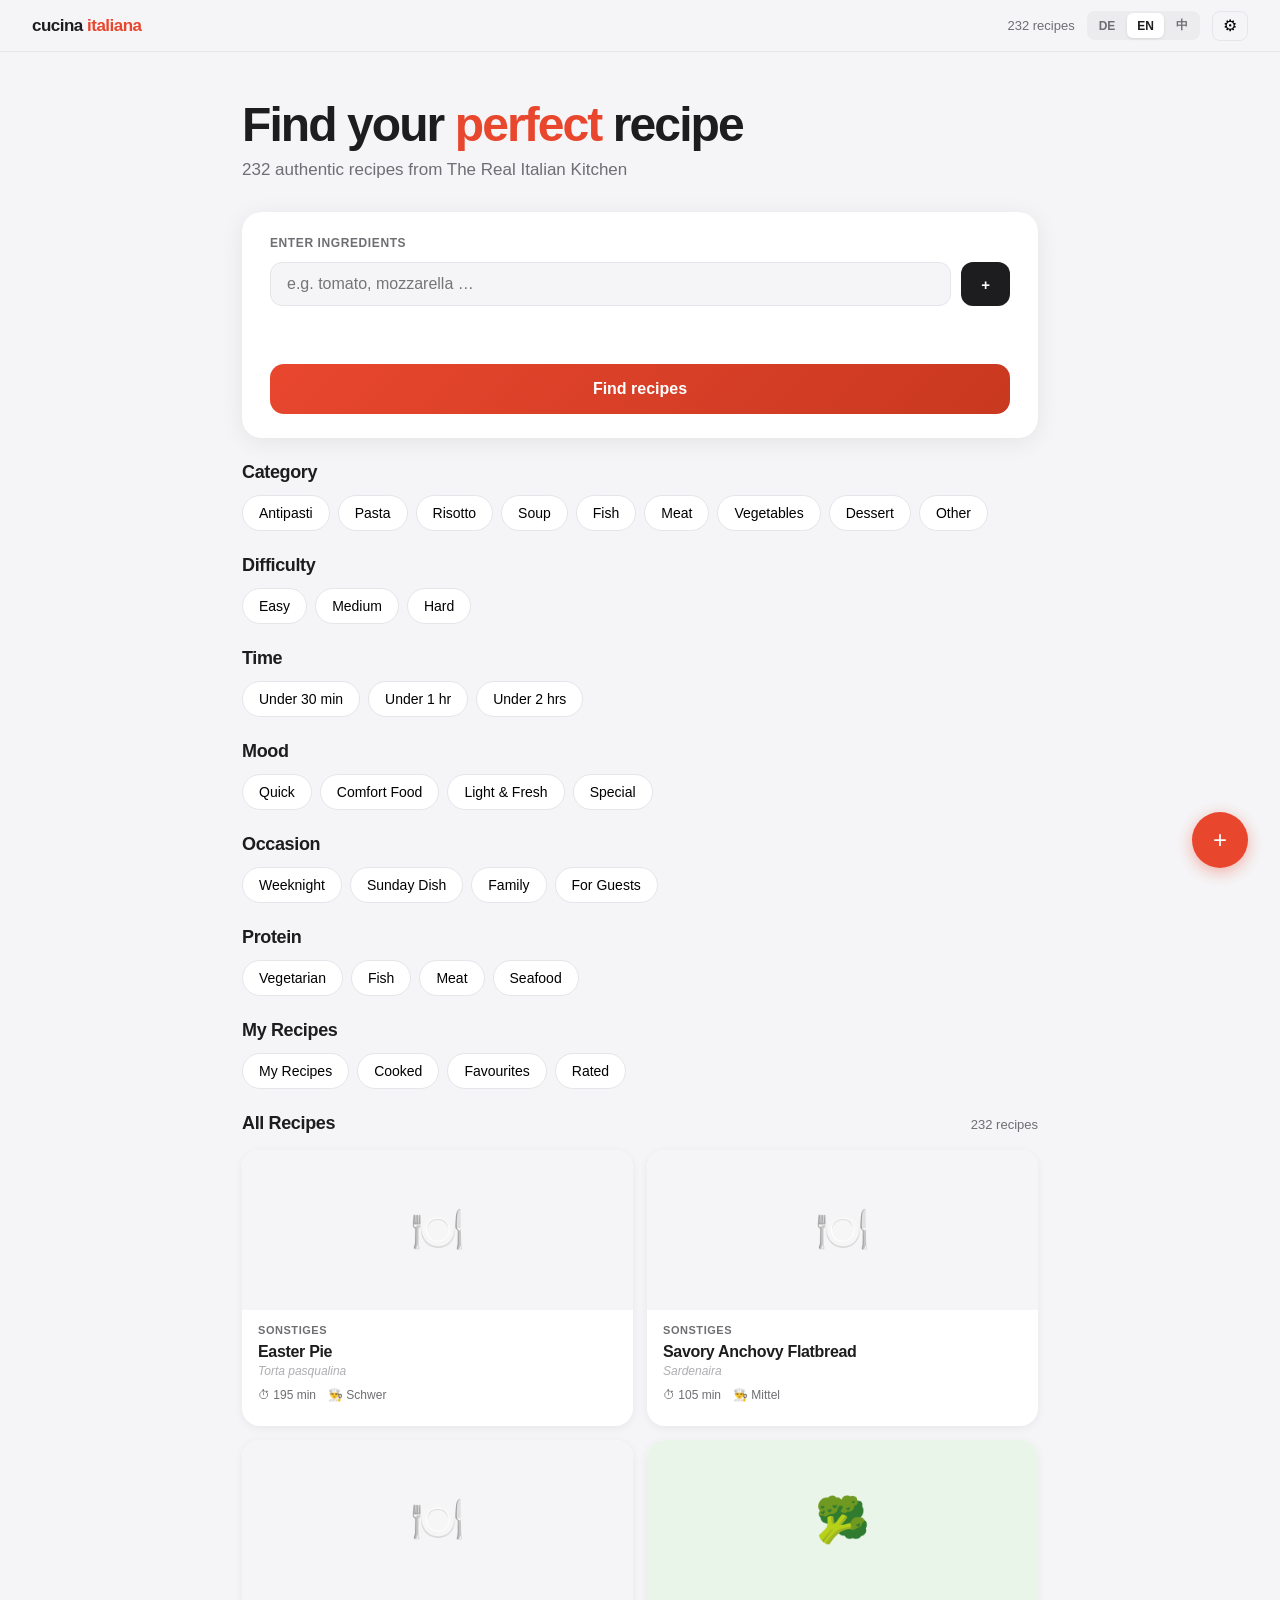
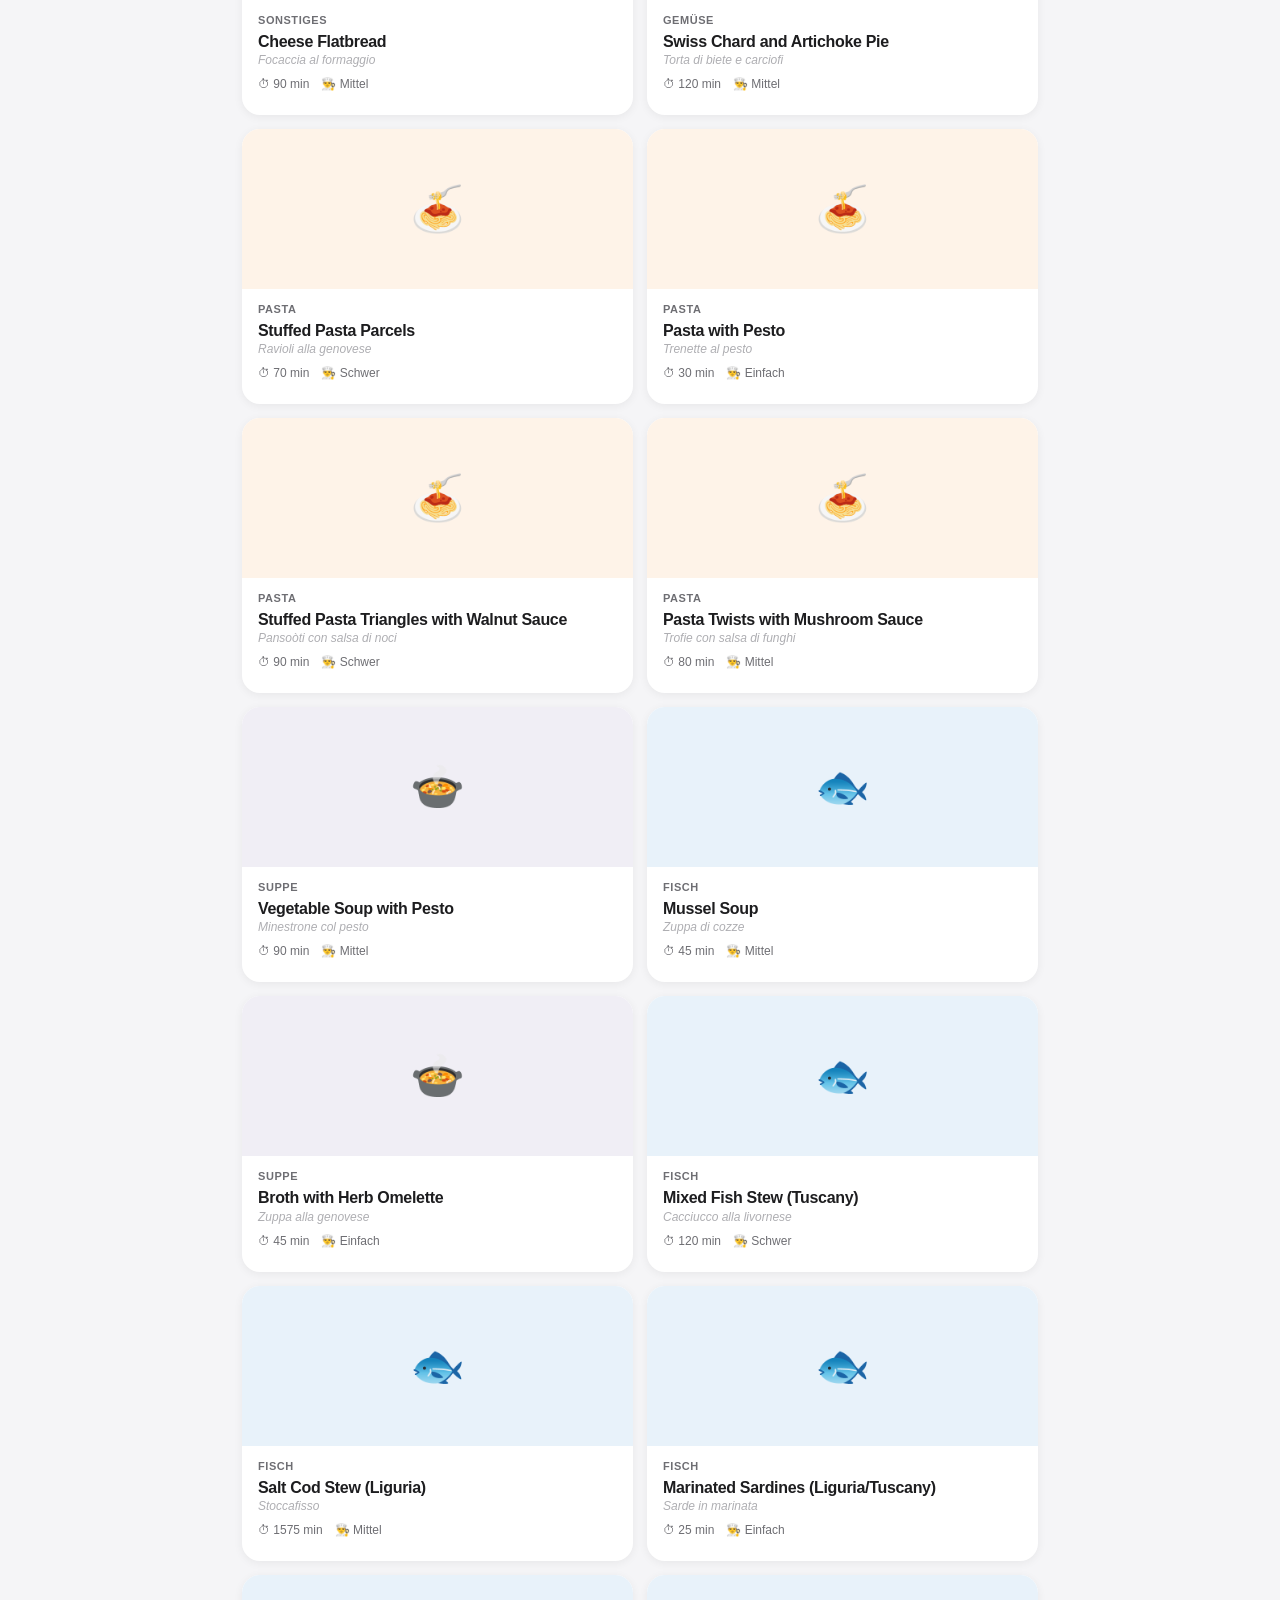
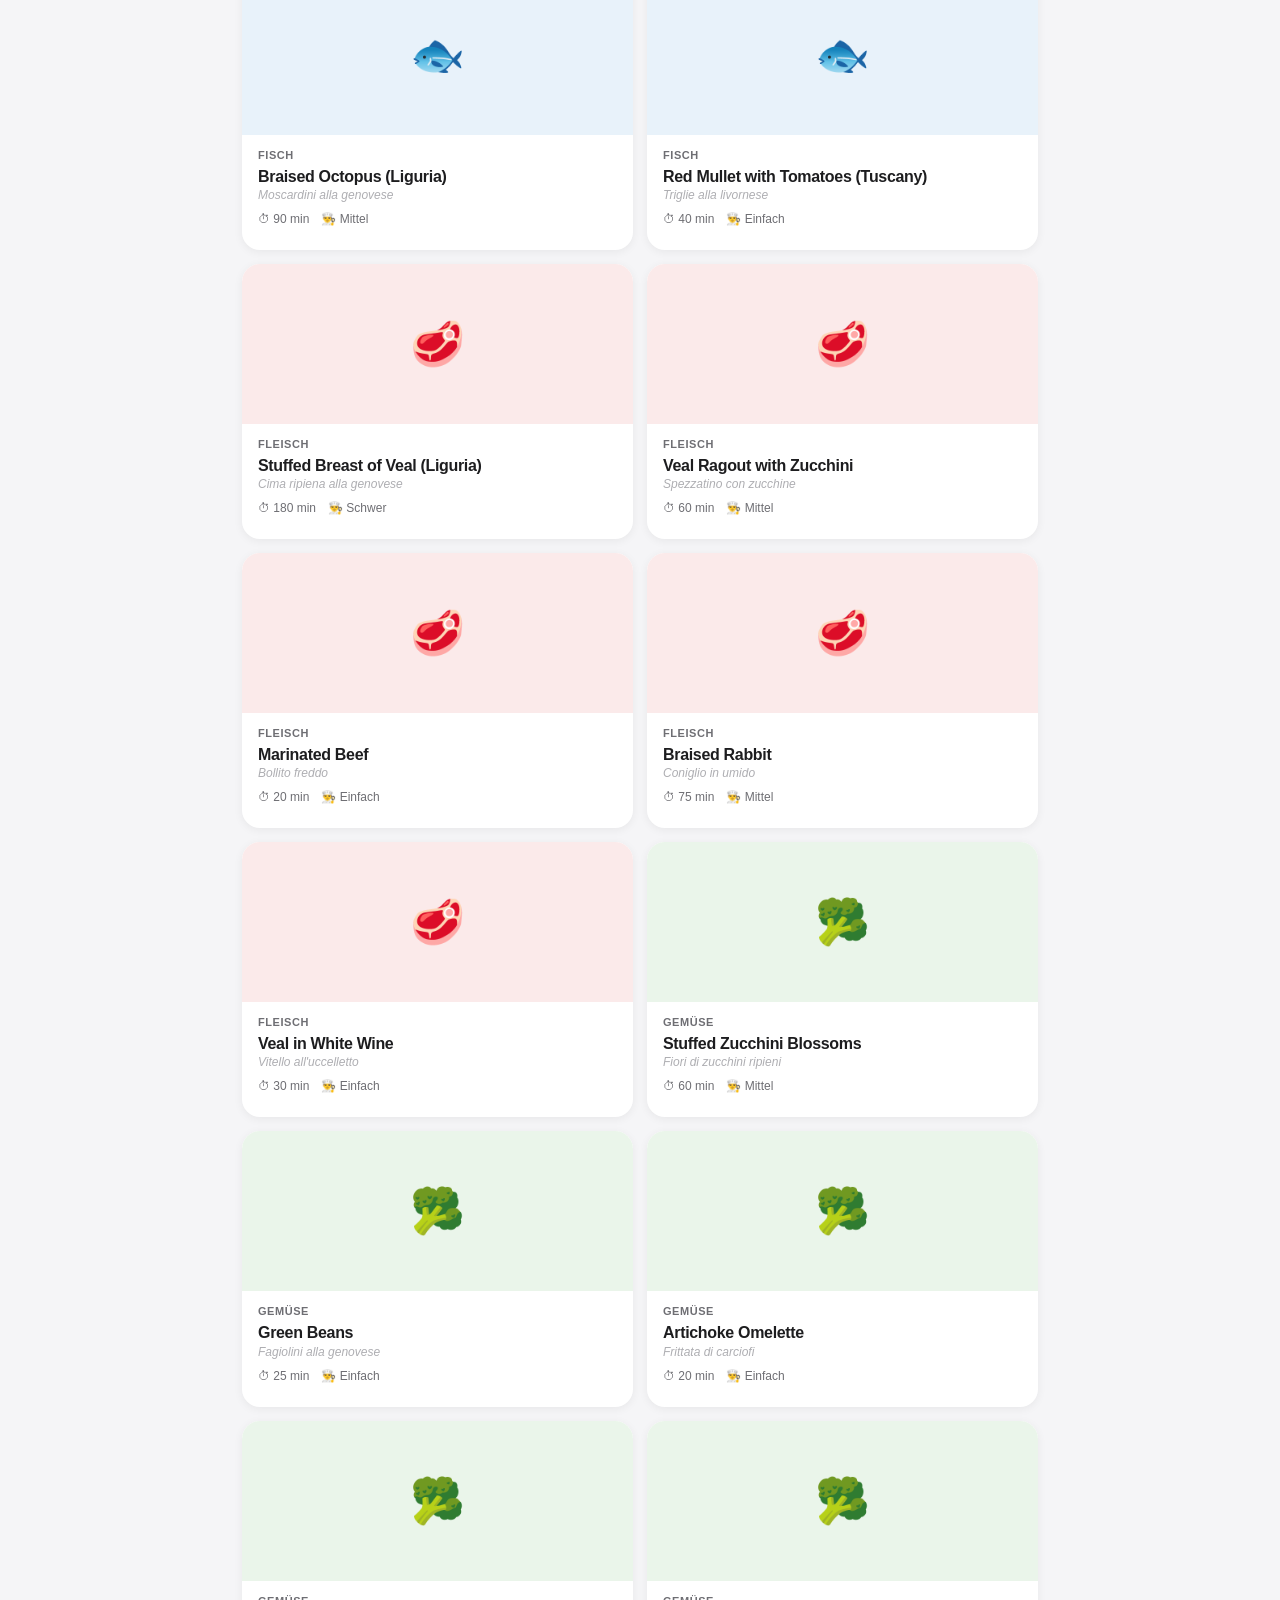
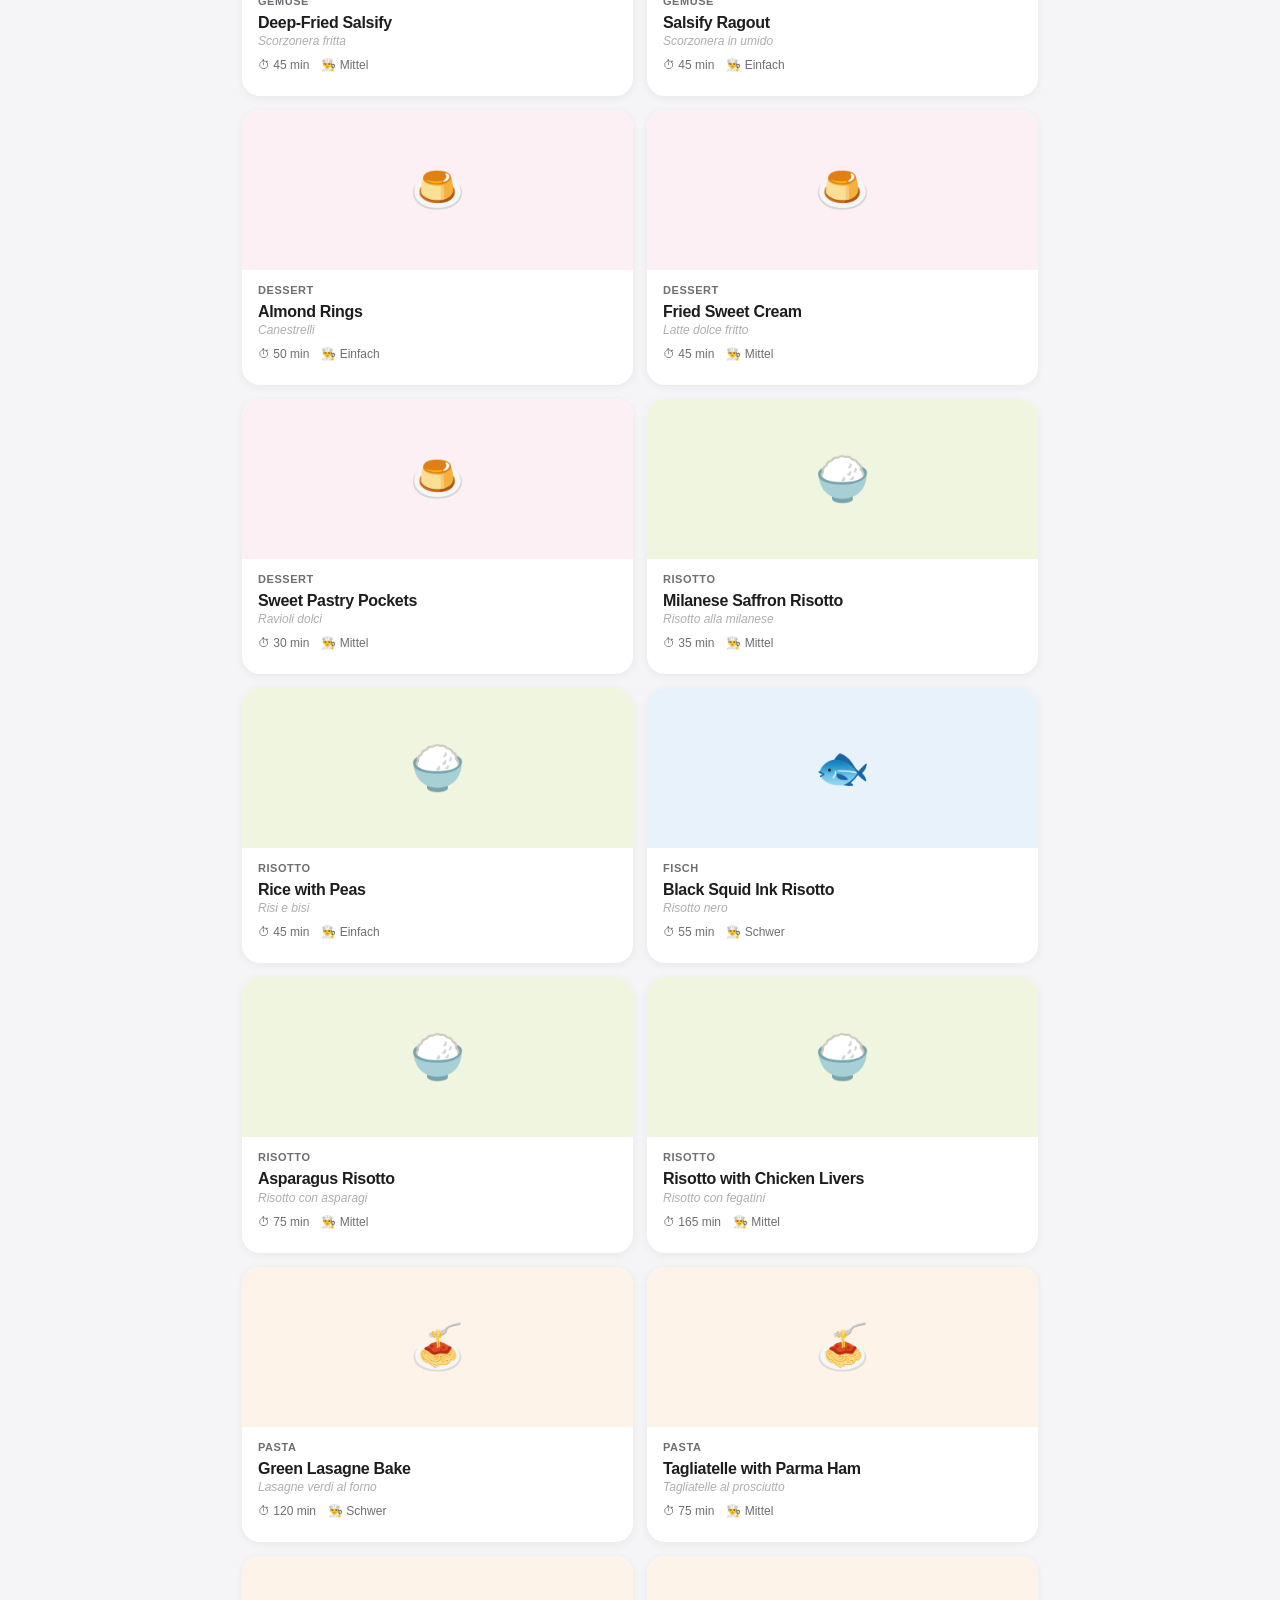
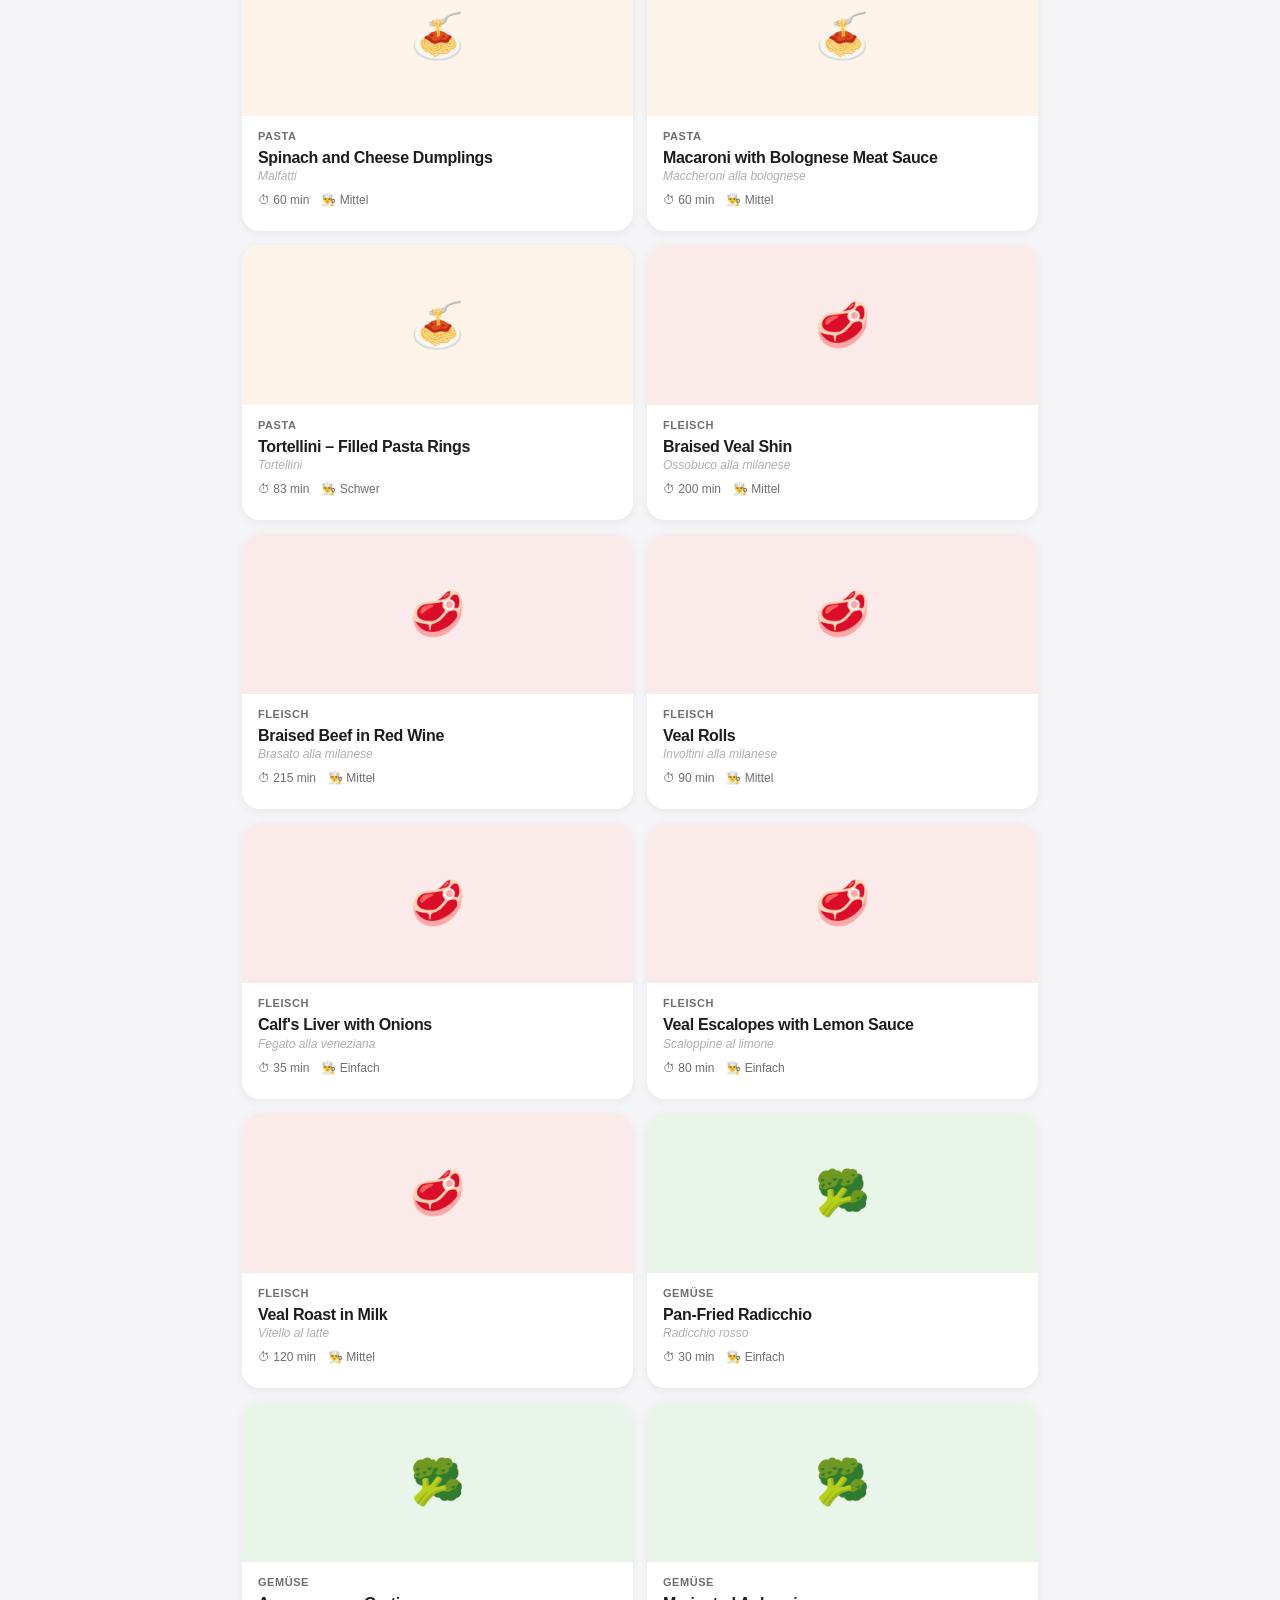
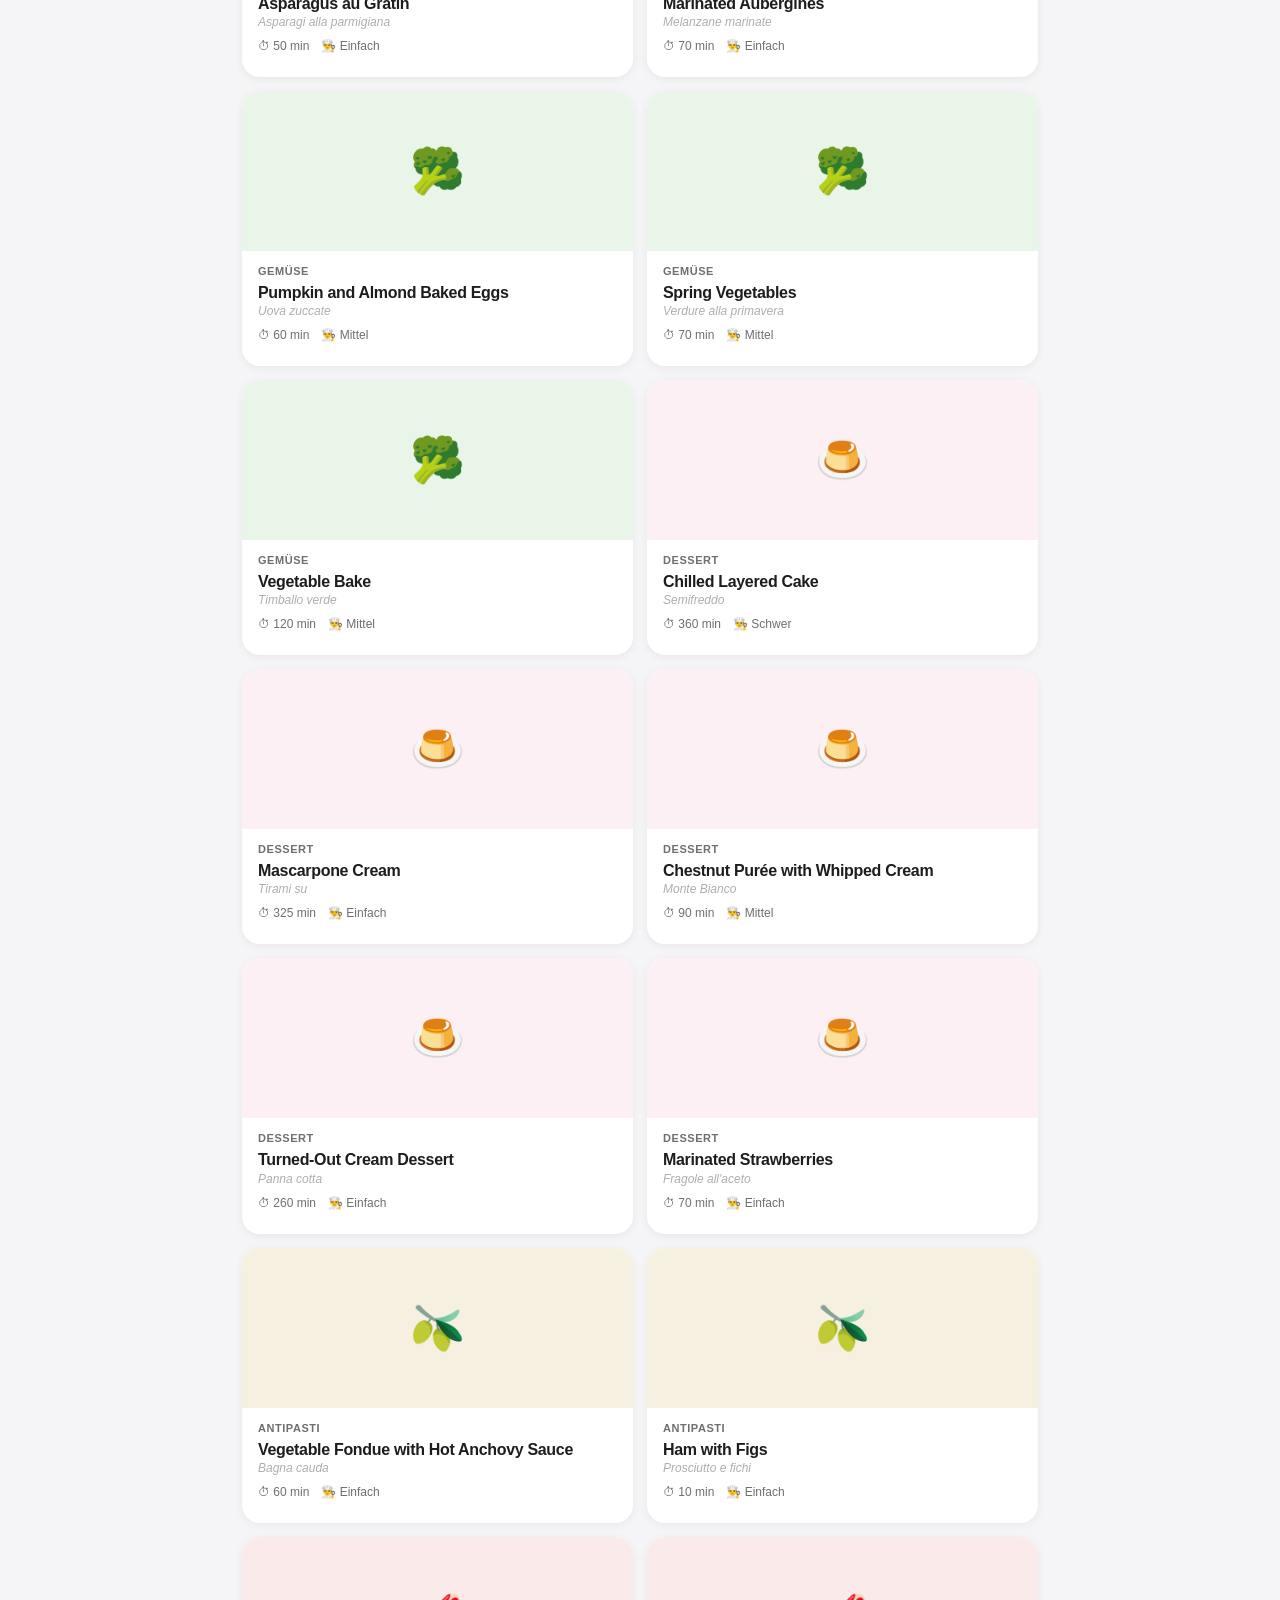
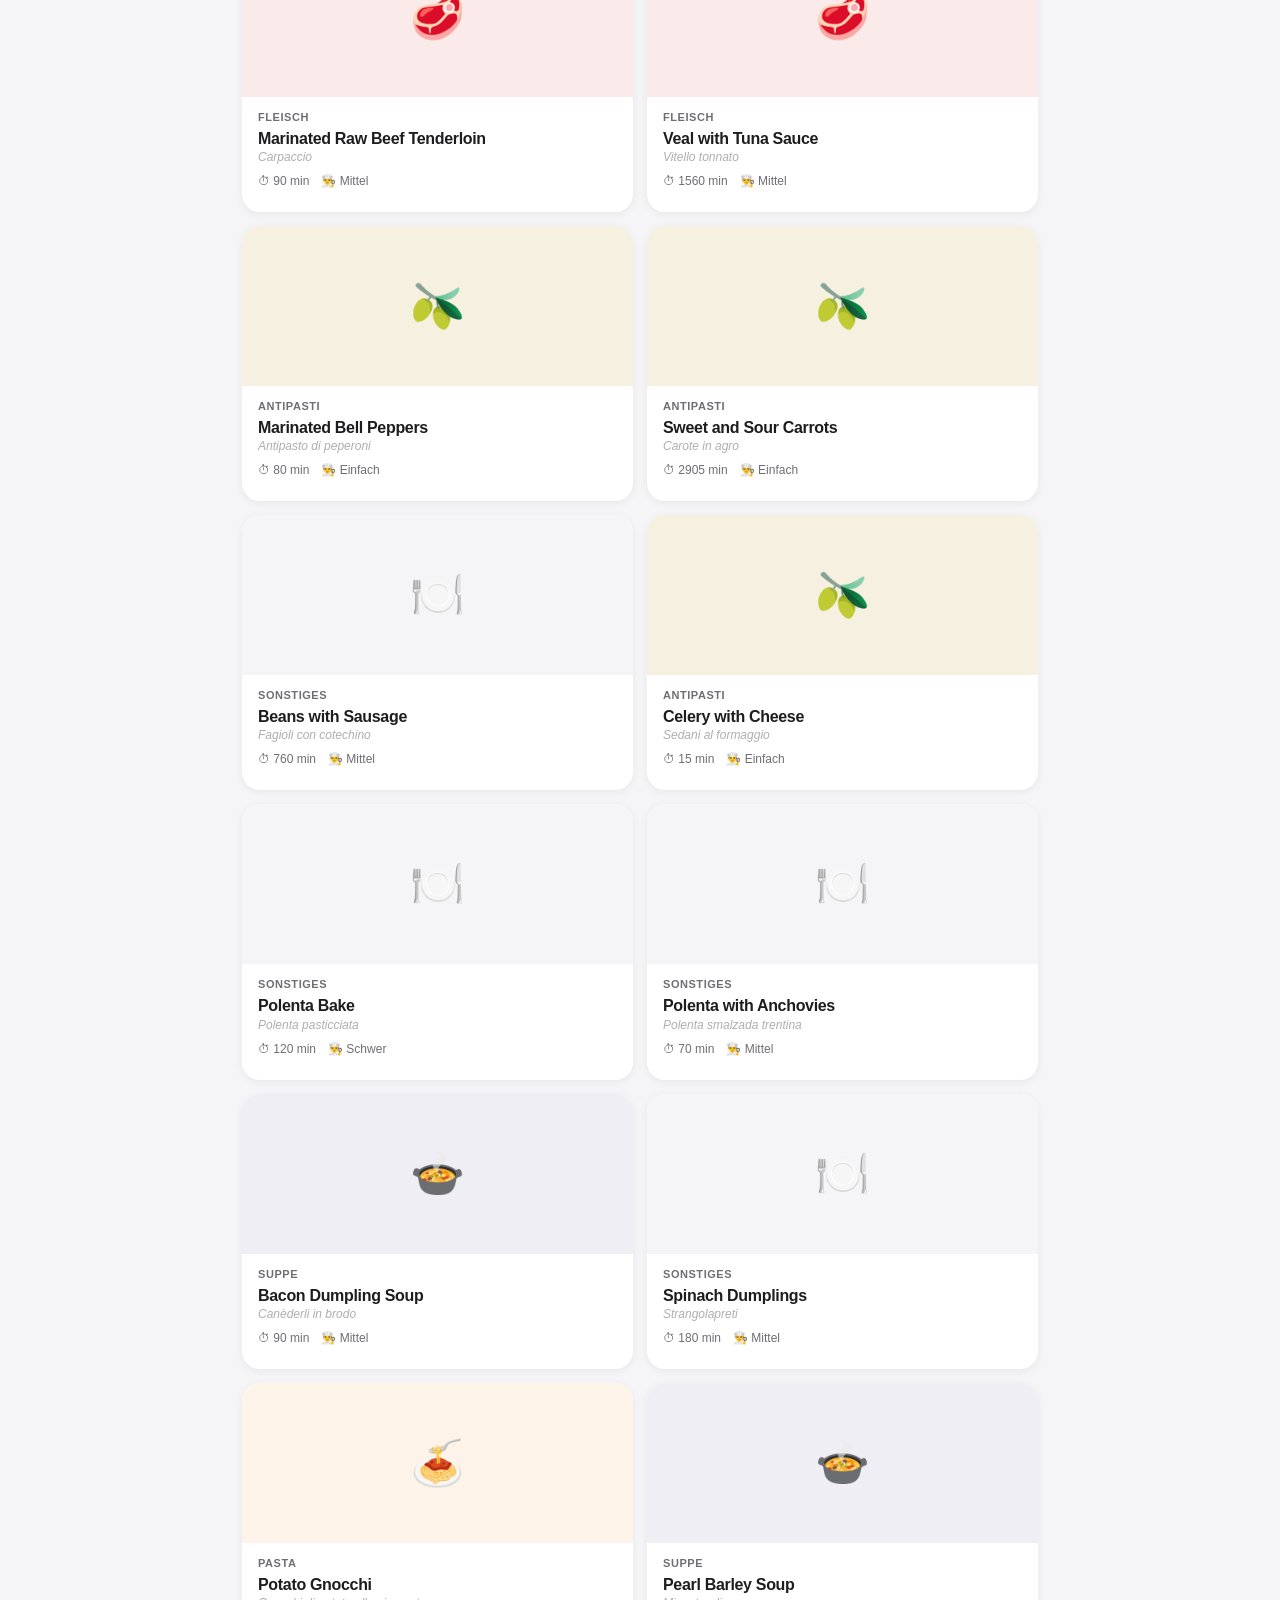
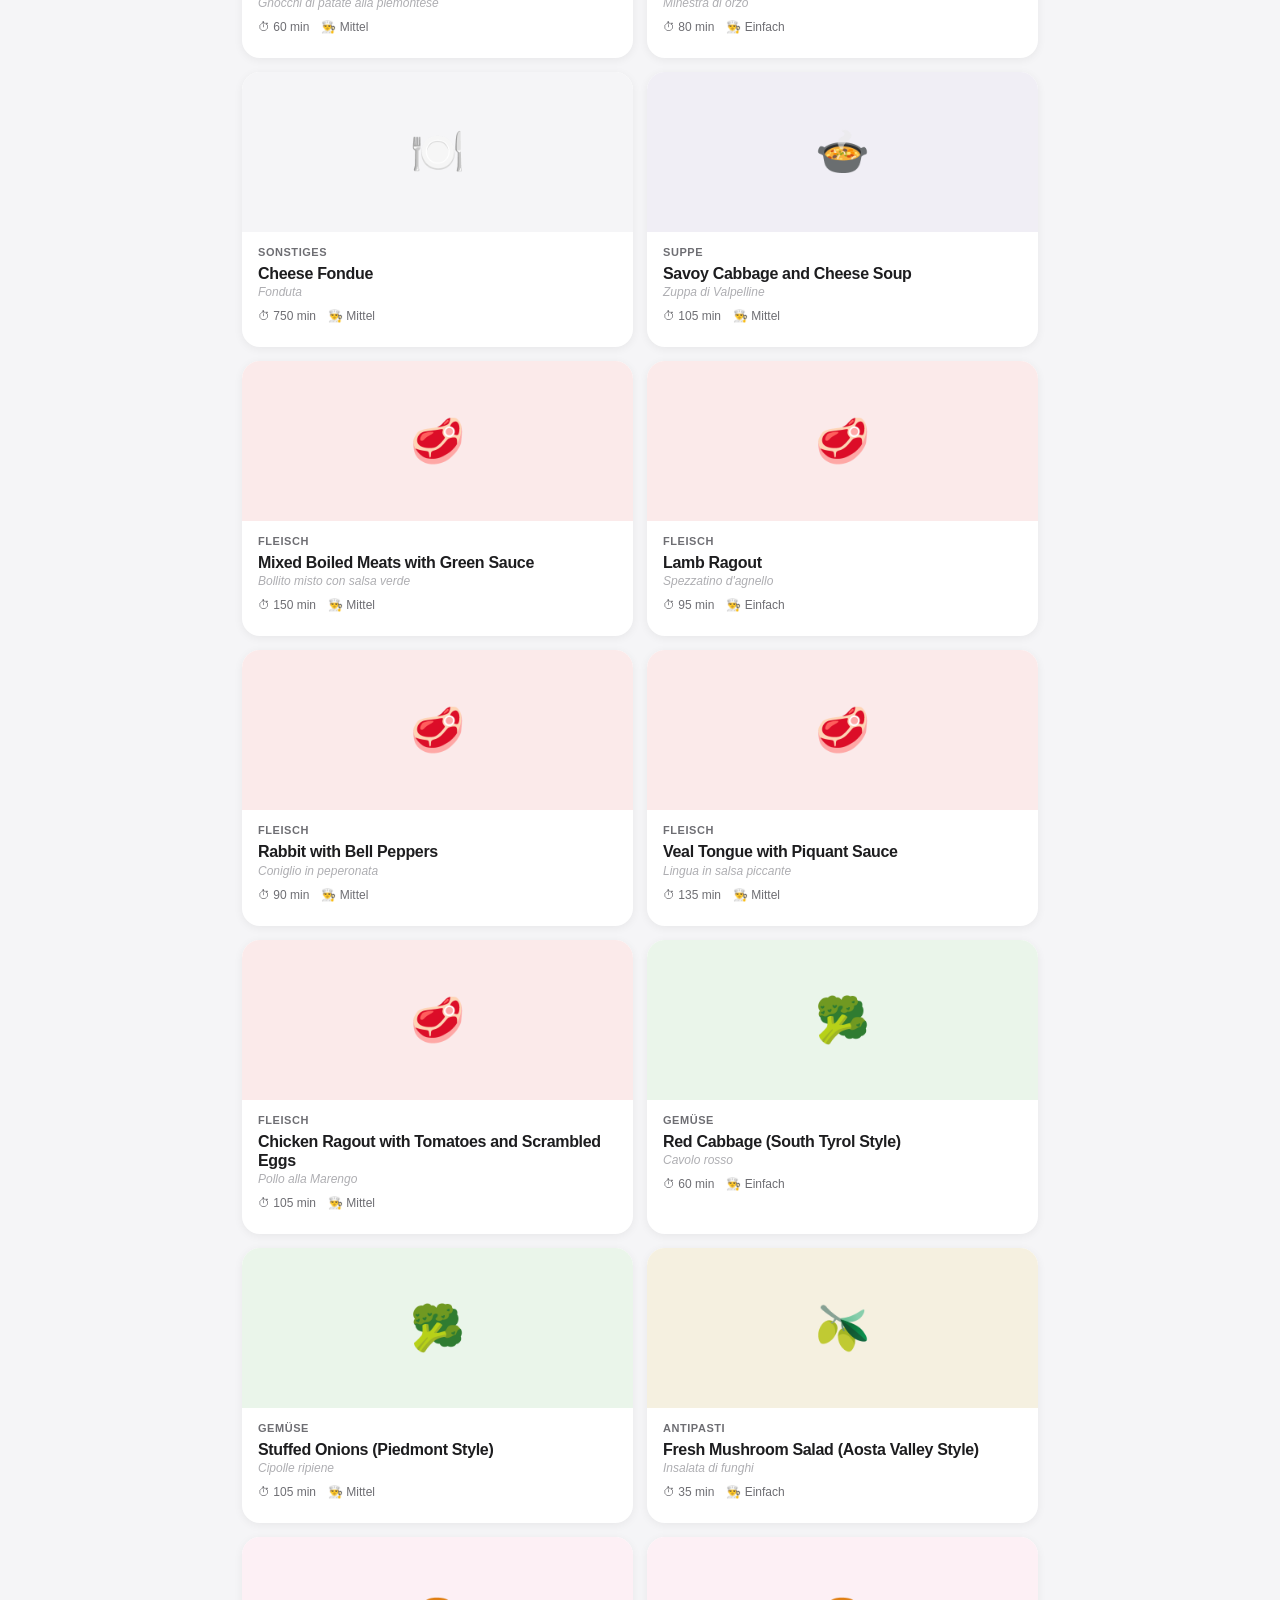
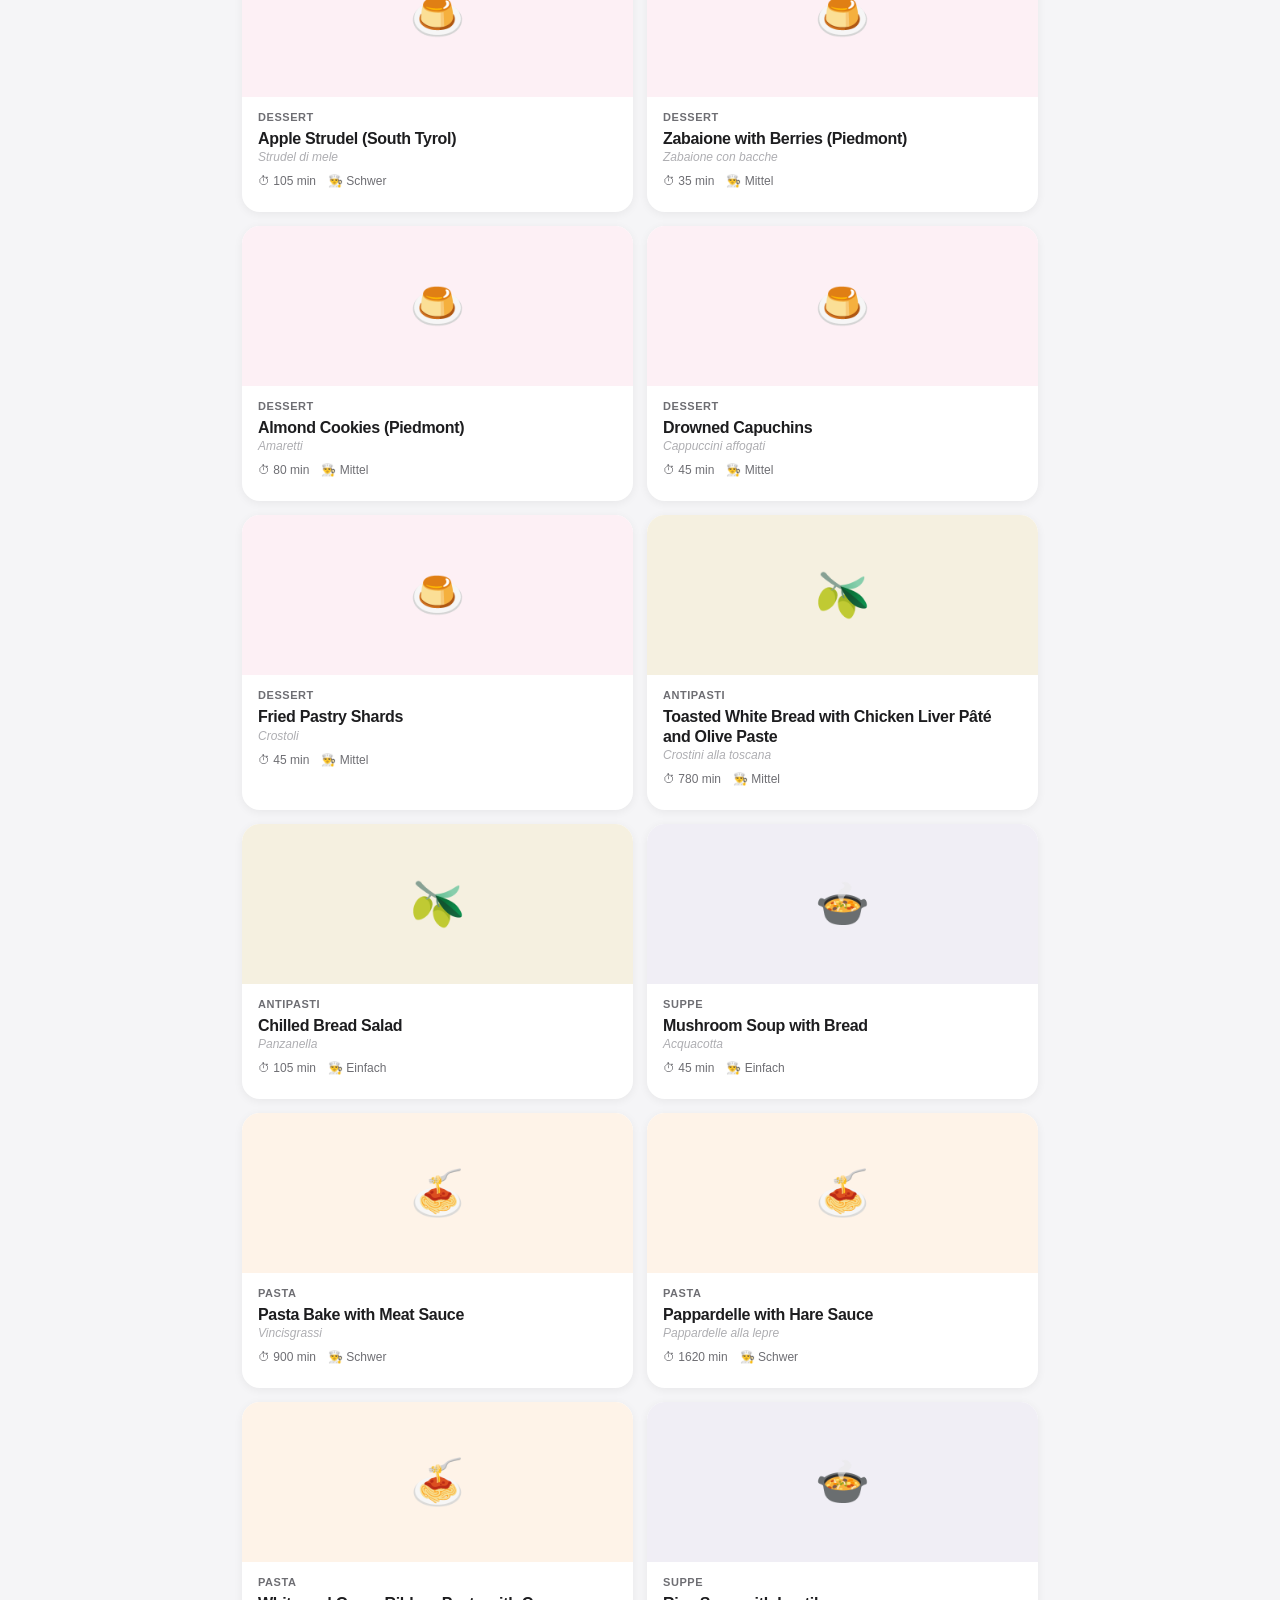
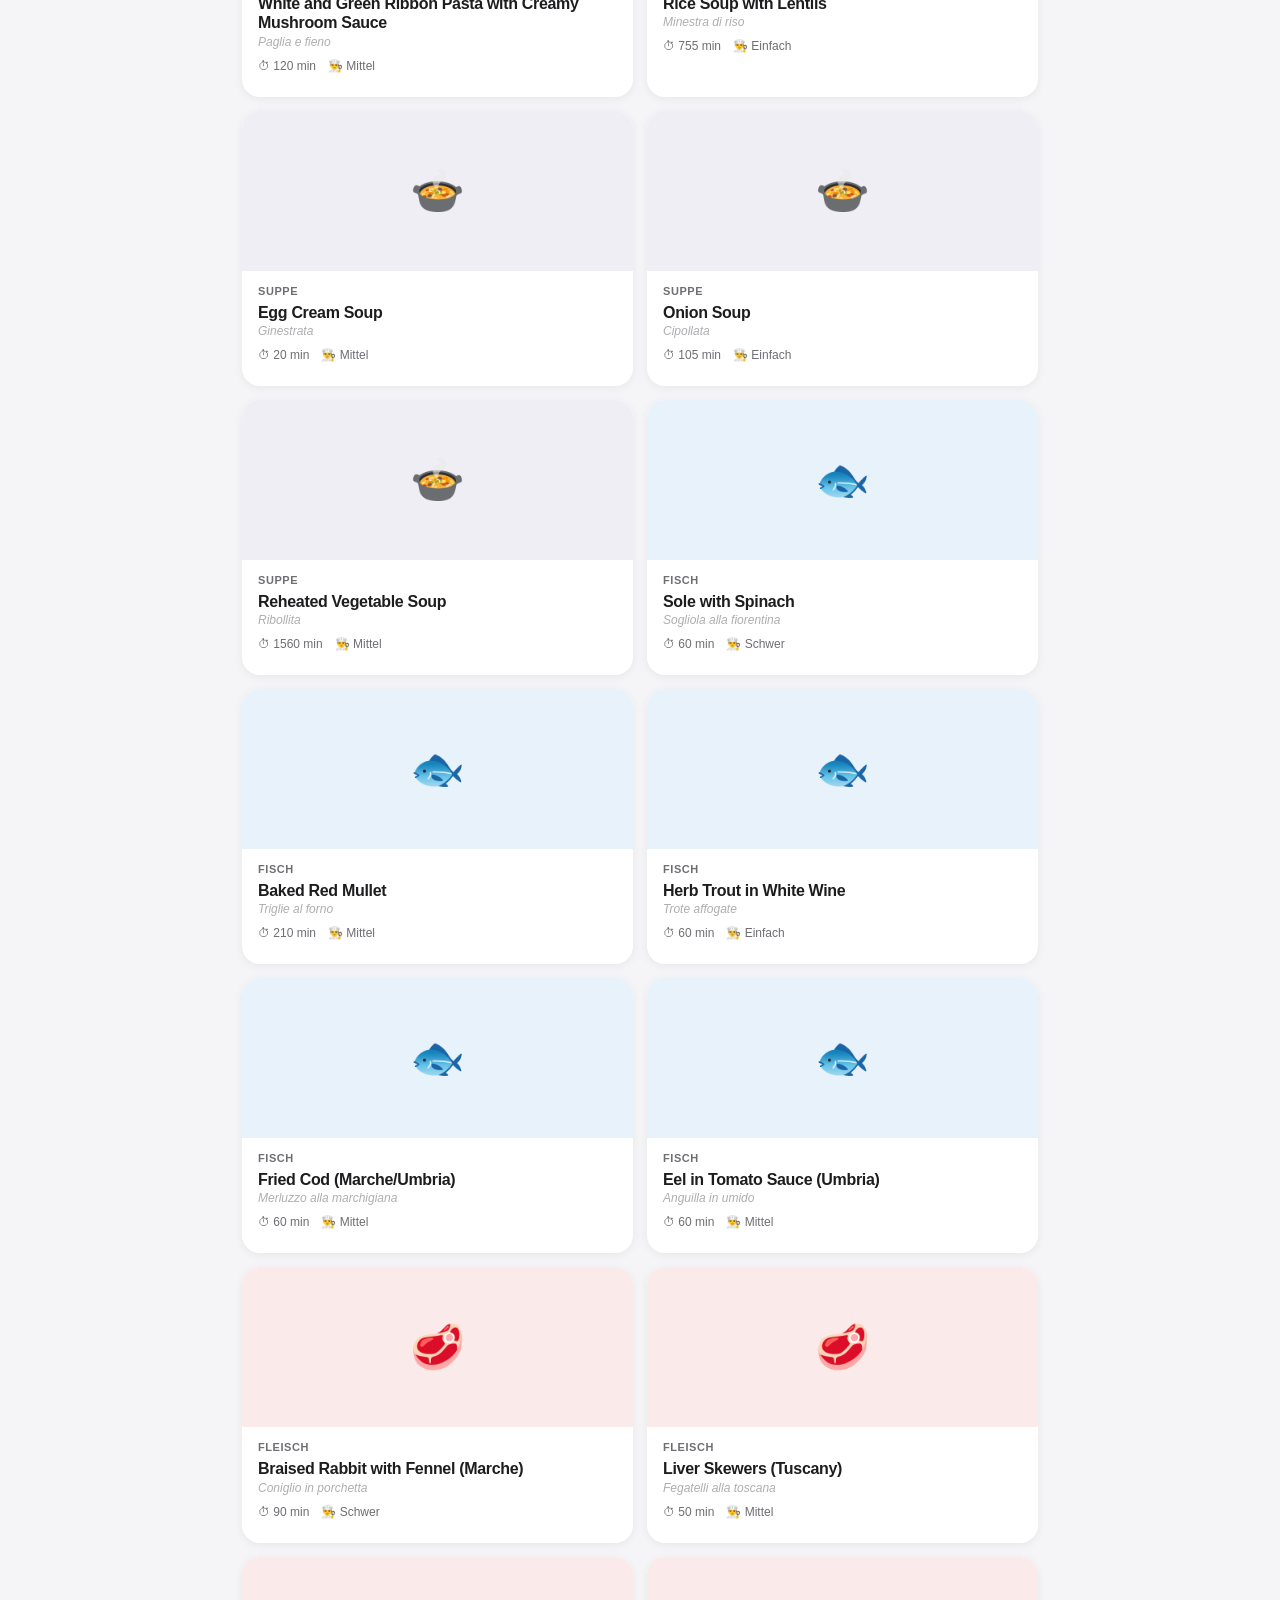
<file: index.html>
<!DOCTYPE html>
<html lang="de">
<head>
  <meta charset="UTF-8">
  <meta name="viewport" content="width=device-width, initial-scale=1.0">
  <title>Cucina Italiana</title>
  <link rel="stylesheet" href="style.css">
</head>
<body>
  <a class="skip-nav" href="#main-content" data-i18n="skipNav">Zum Inhalt springen</a>

  <nav role="navigation" aria-label="Hauptnavigation">
    <div class="logo">cucina <span>italiana</span></div>
    <div style="display:flex;align-items:center;gap:12px">
      <div id="nav-count" style="font-size:13px;color:var(--text-mid)"></div>
      <div class="lang-switch" id="lang-switch">
        <button class="lang-btn active" data-lang="de" type="button">DE</button>
        <button class="lang-btn" data-lang="en" type="button">EN</button>
        <button class="lang-btn" data-lang="zh" type="button">中</button>
      </div>
    </div>
  </nav>

  <header class="hero">
    <h1 data-i18n="heroTitle" data-i18n-html="1">Finde dein <em>perfektes</em> Rezept</h1>
    <p data-i18n="heroSub">232 authentische Rezepte aus Die echte italienische K&uuml;che</p>
  </header>

  <main class="main" id="main-content">

    <!-- Search -->
    <section class="scard" aria-label="Zutaten-Suche">
      <div class="slabel" data-i18n="searchLabel">Zutaten eingeben</div>
      <div class="irow">
        <input id="ingredient-input" class="iinput" type="text"
               placeholder="z.B. Tomate, Mozzarella ..."
               data-i18n="searchPlaceholder" data-i18n-attr="placeholder"
               aria-label="Zutat eingeben" autocomplete="off">
        <button id="add-ing-btn" class="abtn" type="button" aria-label="Zutat hinzuf&uuml;gen">+</button>
      </div>
      <div id="tags" class="tags" role="list" aria-label="Gew&auml;hlte Zutaten"></div>
      <button id="match-btn" class="mbtn" type="button" data-i18n="matchBtn">Rezepte finden</button>
    </section>

    <!-- Filter: Kategorie -->
    <section class="fg" aria-label="Filter nach Kategorie">
      <h2 class="ft" data-i18n="fCategory">Kategorie</h2>
      <div class="chips" role="group" aria-label="Kategorie-Filter">
        <button class="chip cat" data-group="category" data-val="Antipasti" type="button" data-i18n="cAntipasti">Antipasti</button>
        <button class="chip cat" data-group="category" data-val="Pasta" type="button" data-i18n="cPasta">Pasta</button>
        <button class="chip cat" data-group="category" data-val="Risotto" type="button" data-i18n="cRisotto">Risotto</button>
        <button class="chip cat" data-group="category" data-val="Suppe" type="button" data-i18n="cSuppe">Suppe</button>
        <button class="chip cat" data-group="category" data-val="Fisch" type="button" data-i18n="cFisch">Fisch</button>
        <button class="chip cat" data-group="category" data-val="Fleisch" type="button" data-i18n="cFleisch">Fleisch</button>
        <button class="chip cat" data-group="category" data-val="Gem&uuml;se" type="button" data-i18n="cGemuese">Gem&uuml;se</button>
        <button class="chip cat" data-group="category" data-val="Dessert" type="button" data-i18n="cDessert">Dessert</button>
        <button class="chip cat" data-group="category" data-val="Sonstiges" type="button" data-i18n="cSonstiges">Sonstiges</button>
      </div>
    </section>

    <!-- Filter: Schwierigkeit -->
    <section class="fg" aria-label="Filter nach Schwierigkeit">
      <h2 class="ft" data-i18n="fDifficulty">Schwierigkeit</h2>
      <div class="chips" role="group" aria-label="Schwierigkeits-Filter">
        <button class="chip diff" data-group="difficulty" data-val="Einfach" type="button" data-i18n="dEinfach">Einfach</button>
        <button class="chip diff" data-group="difficulty" data-val="Mittel" type="button" data-i18n="dMittel">Mittel</button>
        <button class="chip diff" data-group="difficulty" data-val="Schwer" type="button" data-i18n="dSchwer">Schwer</button>
      </div>
    </section>

    <!-- Filter: Zeit -->
    <section class="fg" aria-label="Filter nach Zeitaufwand">
      <h2 class="ft" data-i18n="fTime">Zeitaufwand</h2>
      <div class="chips" role="group" aria-label="Zeit-Filter">
        <button class="chip time" data-group="time" data-val="30" type="button" data-i18n="t30">Unter 30 Min</button>
        <button class="chip time" data-group="time" data-val="60" type="button" data-i18n="t60">Unter 1 Std</button>
        <button class="chip time" data-group="time" data-val="120" type="button" data-i18n="t120">Unter 2 Std</button>
      </div>
    </section>

    <!-- Filter: Stimmung -->
    <section class="fg" aria-label="Filter nach Stimmung">
      <h2 class="ft" data-i18n="fMood">Stimmung</h2>
      <div class="chips" role="group" aria-label="Stimmungs-Filter">
        <button class="chip mood" data-group="mood" data-val="schnell" type="button" data-i18n="mSchnell">Schnell</button>
        <button class="chip mood" data-group="mood" data-val="comfort" type="button" data-i18n="mComfort">Comfort Food</button>
        <button class="chip mood" data-group="mood" data-val="leicht" type="button" data-i18n="mLeicht">Leicht &amp; Frisch</button>
        <button class="chip mood" data-group="mood" data-val="besonderes" type="button" data-i18n="mBesonderes">Besonders</button>
      </div>
    </section>

    <!-- Filter: Anlass -->
    <section class="fg" aria-label="Filter nach Anlass">
      <h2 class="ft" data-i18n="fOccasion">Anlass</h2>
      <div class="chips" role="group" aria-label="Anlass-Filter">
        <button class="chip occ" data-group="occasion" data-val="woche" type="button" data-i18n="oWoche">Unter der Woche</button>
        <button class="chip occ" data-group="occasion" data-val="sonntag" type="button" data-i18n="oSonntag">Sonntagsgericht</button>
        <button class="chip occ" data-group="occasion" data-val="familie" type="button" data-i18n="oFamilie">Familie</button>
        <button class="chip occ" data-group="occasion" data-val="freunde" type="button" data-i18n="oFreunde">F&uuml;r G&auml;ste</button>
      </div>
    </section>

    <!-- Filter: Protein -->
    <section class="fg" aria-label="Filter nach Protein">
      <h2 class="ft" data-i18n="fProtein">Protein</h2>
      <div class="chips" role="group" aria-label="Protein-Filter">
        <button class="chip prot" data-group="protein" data-val="vegetarisch" type="button" data-i18n="pVegetarisch">Vegetarisch</button>
        <button class="chip prot" data-group="protein" data-val="fisch" type="button" data-i18n="pFisch">Fisch</button>
        <button class="chip prot" data-group="protein" data-val="fleisch" type="button" data-i18n="pFleisch">Fleisch</button>
        <button class="chip prot" data-group="protein" data-val="meeresfr&uuml;chte" type="button" data-i18n="pMeer">Meeresfr&uuml;chte</button>
      </div>
    </section>

    <!-- Filter: Meine Rezepte -->
    <section class="fg" aria-label="Filter eigene Rezepte">
      <h2 class="ft" data-i18n="fMine">Meine Rezepte</h2>
      <div class="chips" role="group" aria-label="Eigene-Rezepte-Filter">
        <button class="chip mine" data-group="mine" data-val="user" type="button" data-i18n="mUser">Eigene Rezepte</button>
        <button class="chip mine" data-group="mine" data-val="cooked" type="button" data-i18n="mCooked">Gekocht</button>
        <button class="chip mine" data-group="mine" data-val="fav" type="button" data-i18n="mFav">Favoriten</button>
        <button class="chip mine" data-group="mine" data-val="rated" type="button" data-i18n="mRated">Bewertet</button>
      </div>
    </section>

    <!-- Results -->
    <div class="rbar">
      <h2 class="rtitle" data-i18n="allRecipes">Alle Rezepte</h2>
      <span id="rcount" class="rcount"></span>
    </div>
    <div id="grid" class="grid" role="list" aria-label="Rezeptliste"></div>
  </main>

  <!-- FAB -->
  <button id="fab-add" class="fab" type="button" aria-label="Eigenes Rezept hinzuf&uuml;gen" title="Rezept hinzuf&uuml;gen">+</button>

  <!-- Recipe Detail Overlay -->
  <div id="recipe-overlay" class="overlay" role="dialog" aria-modal="true" aria-label="Rezeptdetails">
    <div class="modal">
      <button id="modal-close-btn" class="xbtn" type="button" aria-label="Schlie&szlig;en">&#x2715;</button>
      <div id="modal-content"></div>
    </div>
  </div>

  <!-- Add Recipe Overlay -->
  <div id="add-overlay" class="aoverlay" role="dialog" aria-modal="true" aria-label="Rezept hinzuf&uuml;gen">
    <div class="amodal">
      <h2 data-i18n="newRecipe">Neues Rezept</h2>
      <p class="sub" data-i18n="addSub">Manuell eingeben oder Markdown importieren</p>
      <div class="tabs">
        <button class="tab on" data-tab="manual" type="button" data-i18n="tabManual">Manuell</button>
        <button class="tab" data-tab="md" type="button" data-i18n="tabImport">Import</button>
      </div>

      <!-- Manual Tab -->
      <div id="tab-manual" class="aform">
        <label for="f-name" data-i18n="lblNameDe">Name (Deutsch)</label>
        <input id="f-name" type="text" placeholder="z.B. Spaghetti Carbonara">

        <label for="f-nameit" data-i18n="lblNameIt">Name (Italienisch)</label>
        <input id="f-nameit" type="text" placeholder="z.B. Spaghetti alla Carbonara">

        <div class="row2">
          <div>
            <label for="f-cat" data-i18n="lblCategory">Kategorie</label>
            <select id="f-cat">
              <option value="Antipasti">Antipasti</option>
              <option value="Pasta" selected>Pasta</option>
              <option value="Risotto">Risotto</option>
              <option value="Suppe">Suppe</option>
              <option value="Fisch">Fisch</option>
              <option value="Fleisch">Fleisch</option>
              <option value="Gem&uuml;se">Gem&uuml;se</option>
              <option value="Dessert">Dessert</option>
              <option value="Sonstiges">Sonstiges</option>
            </select>
          </div>
          <div>
            <label for="f-diff" data-i18n="lblDifficulty">Schwierigkeit</label>
            <select id="f-diff">
              <option value="Einfach">Einfach</option>
              <option value="Mittel" selected>Mittel</option>
              <option value="Schwer">Schwer</option>
            </select>
          </div>
        </div>

        <div class="row3">
          <div>
            <label for="f-sv" data-i18n="lblPortions">Portionen</label>
            <input id="f-sv" type="number" value="4" min="1" max="20">
          </div>
          <div>
            <label for="f-prep" data-i18n="lblPrep">Vorbereitung (Min)</label>
            <input id="f-prep" type="number" value="15" min="0">
          </div>
          <div>
            <label for="f-cook" data-i18n="lblCook">Kochzeit (Min)</label>
            <input id="f-cook" type="number" value="30" min="0">
          </div>
        </div>

        <label for="f-ing" data-i18n="lblIngredients">Zutaten (eine pro Zeile: Menge &mdash; Zutat)</label>
        <textarea id="f-ing" placeholder="200 g &mdash; Spaghetti&#10;100 g &mdash; Guanciale&#10;3 &mdash; Eigelb"></textarea>

        <label for="f-steps" data-i18n="lblSteps">Zubereitung (ein Schritt pro Zeile)</label>
        <textarea id="f-steps" placeholder="Nudeln in Salzwasser kochen.&#10;Guanciale knusprig braten."></textarea>

        <label for="f-tip" data-i18n="lblTips">Tipps (optional)</label>
        <textarea id="f-tip" rows="2" placeholder="Nur Guanciale verwenden, kein Speck!"></textarea>

        <!-- Photo upload -->
        <label data-i18n="lblPhoto">Foto (optional)</label>
        <div id="photo-drop" class="md-drop" role="button" tabindex="0" style="padding:20px" data-i18n="addPhoto">
          Foto hinzuf&uuml;gen
        </div>
        <input id="f-photo" type="file" accept="image/*" style="display:none">
        <div id="photo-preview" style="display:none;margin-top:12px;text-align:center">
          <img id="photo-preview-img" style="max-height:160px;border-radius:12px" alt="Vorschau">
        </div>
      </div>

      <!-- Import Tab -->
      <div id="tab-md" style="display:none">
        <div id="md-drop-zone" class="md-drop" role="button" tabindex="0" aria-label="Markdown-Datei hierher ziehen oder klicken">
          <div class="icon">&#128196;</div>
          <p data-i18n="mdDrop" data-i18n-html="1">Markdown-Datei hierher ziehen<br>oder klicken zum Ausw&auml;hlen</p>
        </div>
        <input id="md-file" type="file" accept=".md,.txt" style="display:none">
        <div id="md-preview" class="md-preview"></div>

        <!-- Parsed MD fields -->
        <div id="md-parsed" style="display:none;margin-top:16px" class="aform">
          <label for="md-name" data-i18n="lblName">Name</label>
          <input id="md-name" type="text">
          <div class="row2">
            <div>
              <label for="md-cat" data-i18n="lblCategory">Kategorie</label>
              <select id="md-cat">
                <option value="Antipasti">Antipasti</option>
                <option value="Pasta" selected>Pasta</option>
                <option value="Risotto">Risotto</option>
                <option value="Suppe">Suppe</option>
                <option value="Fisch">Fisch</option>
                <option value="Fleisch">Fleisch</option>
                <option value="Gem&uuml;se">Gem&uuml;se</option>
                <option value="Dessert">Dessert</option>
                <option value="Sonstiges">Sonstiges</option>
              </select>
            </div>
            <div>
              <label for="md-diff" data-i18n="lblDifficulty">Schwierigkeit</label>
              <select id="md-diff">
                <option value="Einfach">Einfach</option>
                <option value="Mittel" selected>Mittel</option>
                <option value="Schwer">Schwer</option>
              </select>
            </div>
          </div>
          <label for="md-sv" data-i18n="lblPortions">Portionen</label>
          <input id="md-sv" type="number" value="4" min="1" max="20">
        </div>
      </div>

      <div class="abtn-row">
        <button id="save-recipe-btn" class="save-btn" type="button" data-i18n="saveBtn">Rezept speichern</button>
        <button id="cancel-add-btn" class="cancel-btn" type="button" data-i18n="cancelBtn">Abbrechen</button>
      </div>
    </div>
  </div>

  <script src="app.js"></script>
</body>
</html>
</file>
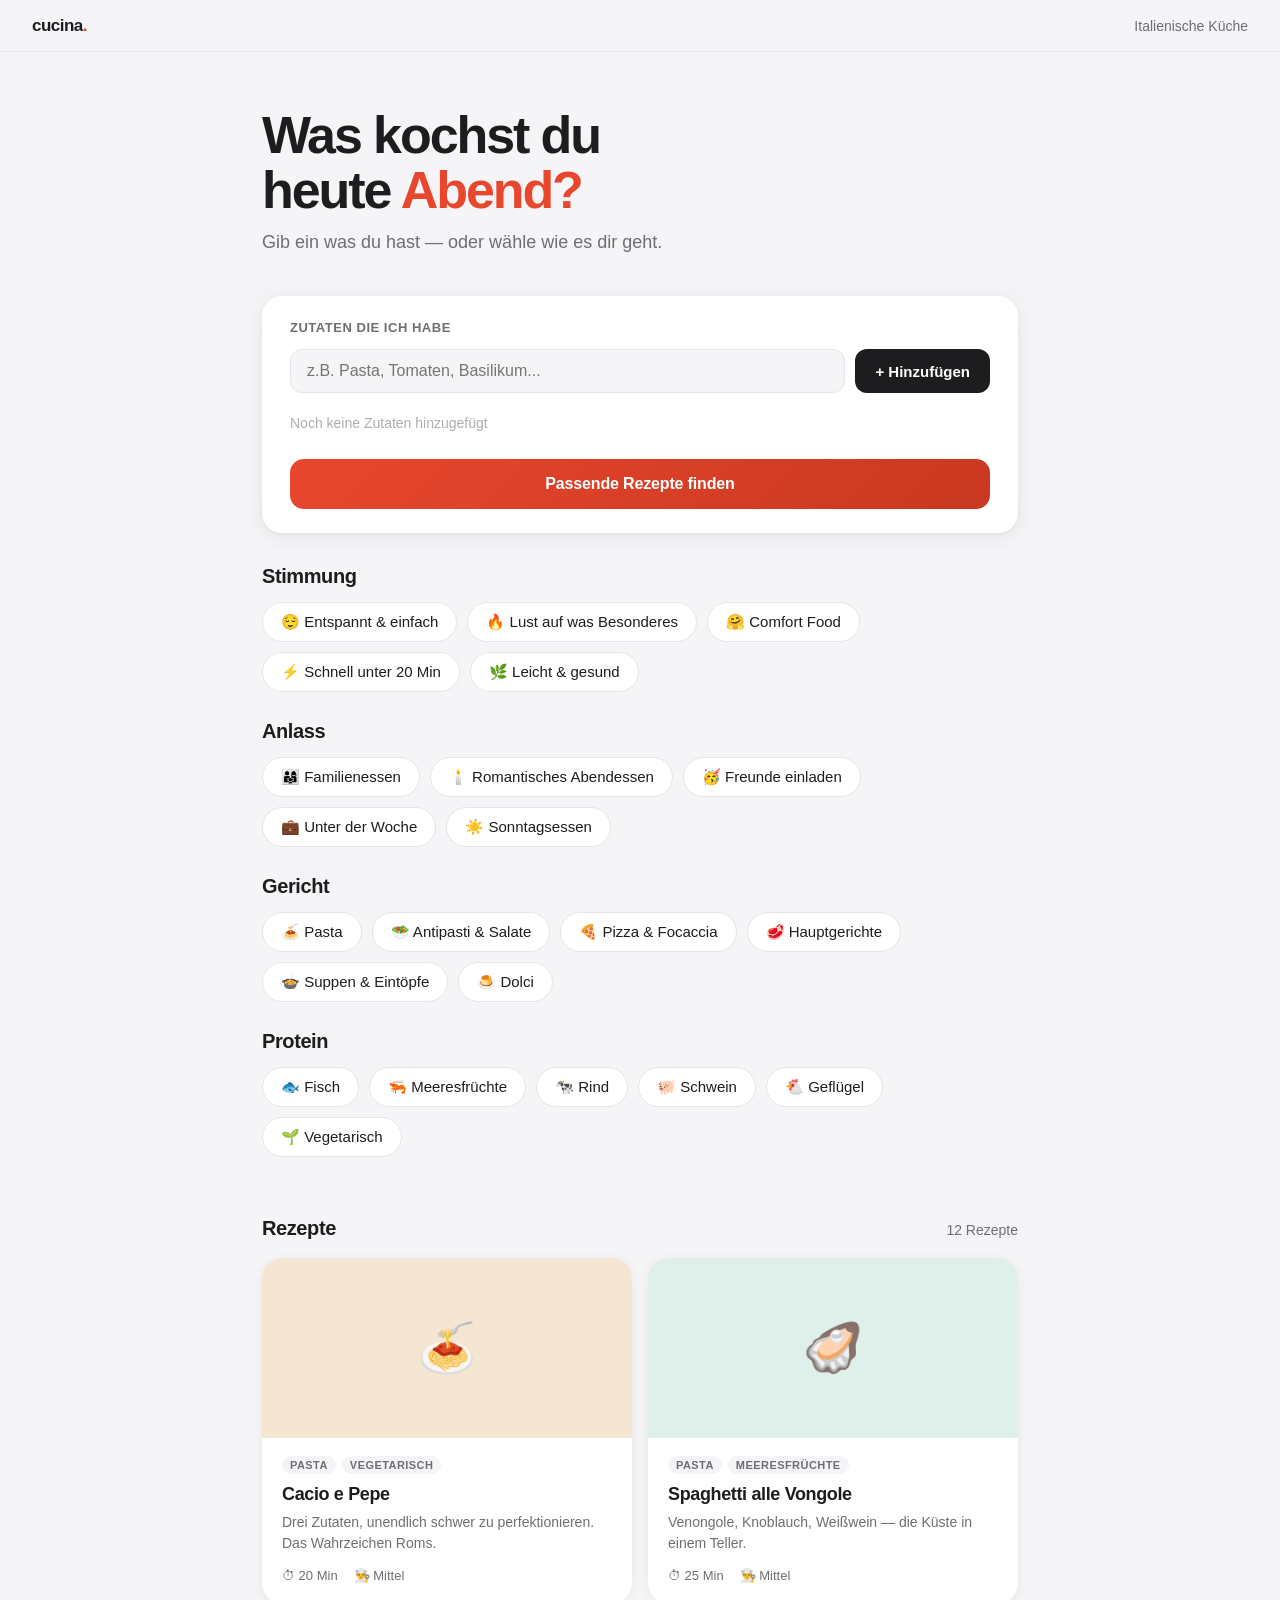
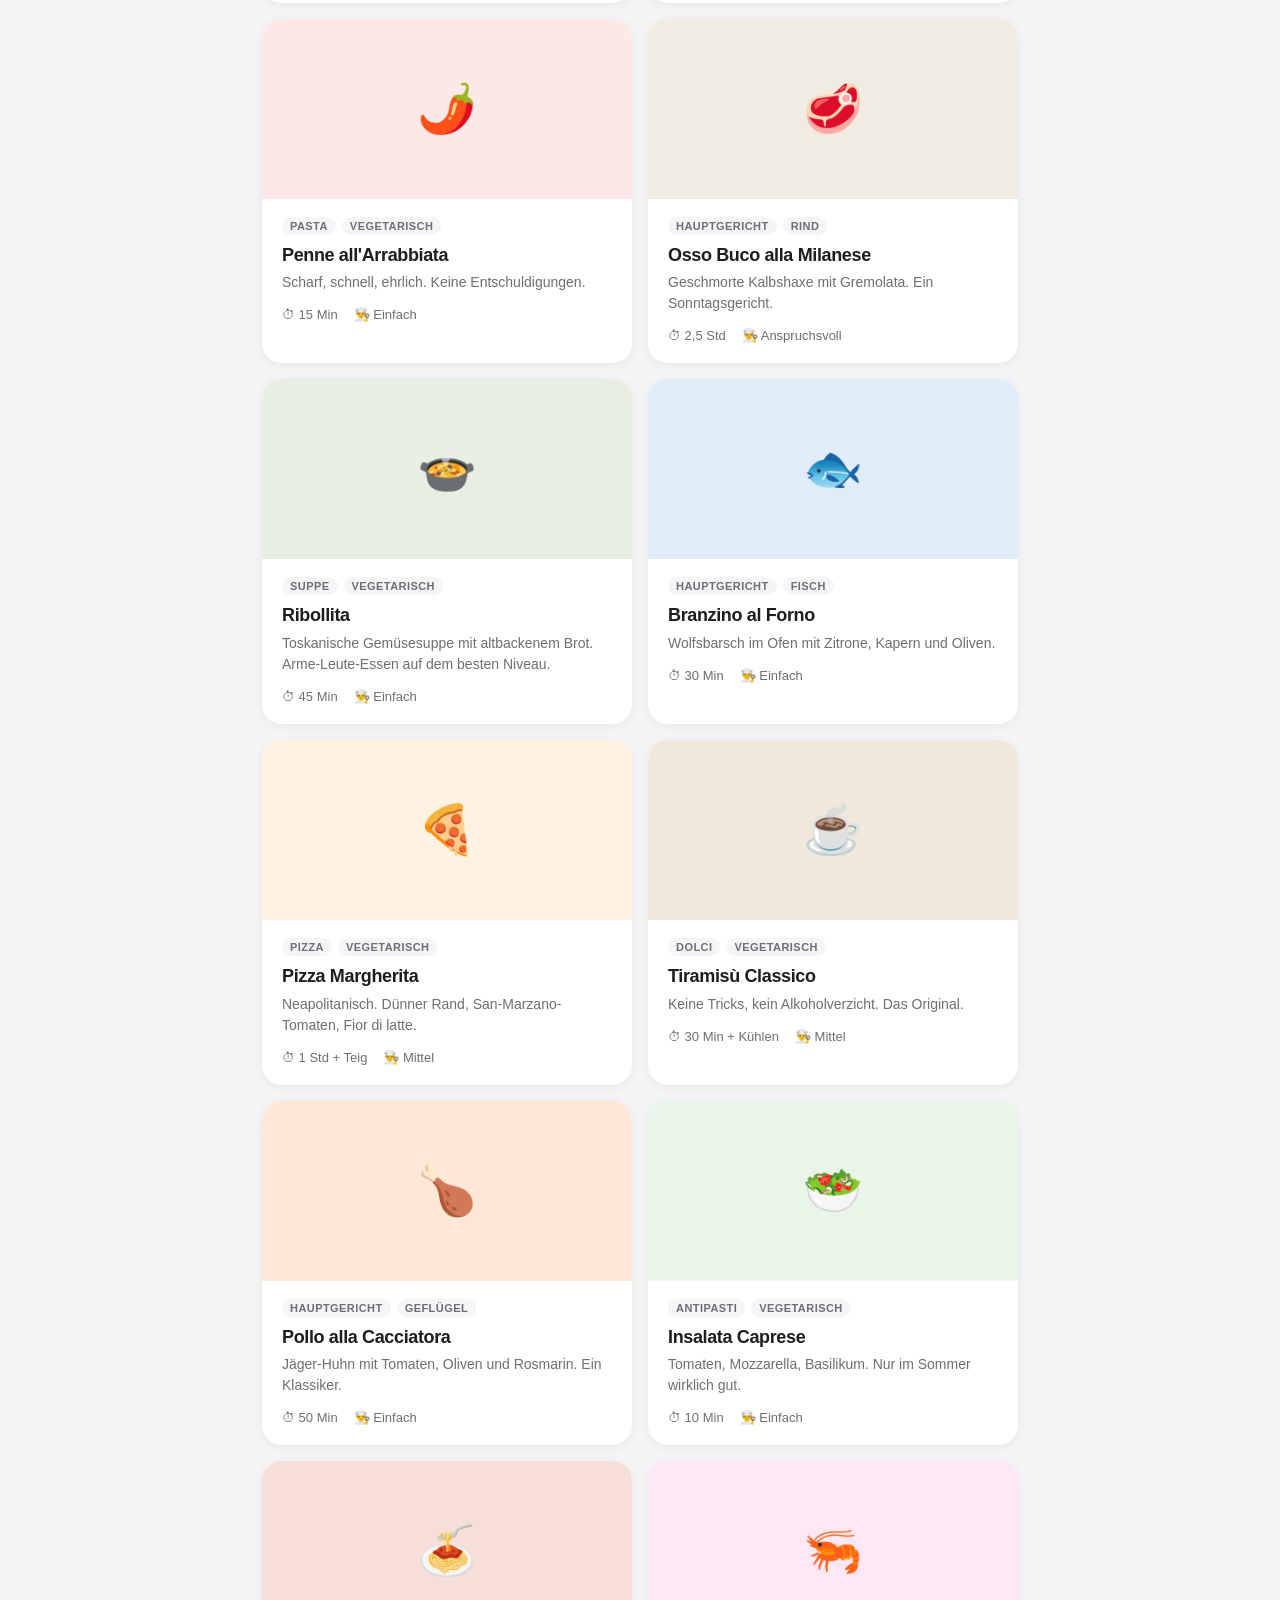
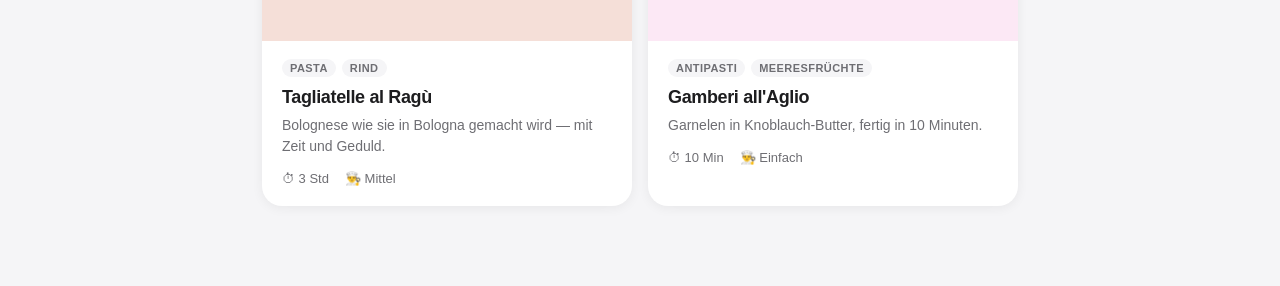
<file: demo-discover.html>
<!DOCTYPE html>
<html lang="de">
<head>
<meta charset="UTF-8">
<meta name="viewport" content="width=device-width, initial-scale=1.0">
<title>Cucina — Entdecken</title>
<style>
* { margin: 0; padding: 0; box-sizing: border-box; }

body {
  font-family: -apple-system, BlinkMacSystemFont, "SF Pro Text", "Helvetica Neue", sans-serif;
  background: #f5f5f7;
  color: #1d1d1f;
  min-height: 100vh;
}

/* NAV */
nav {
  position: sticky;
  top: 0;
  z-index: 100;
  background: rgba(245,245,247,0.85);
  backdrop-filter: saturate(180%) blur(20px);
  -webkit-backdrop-filter: saturate(180%) blur(20px);
  border-bottom: 1px solid rgba(0,0,0,0.06);
  padding: 0 32px;
  height: 52px;
  display: flex;
  align-items: center;
  justify-content: space-between;
}

.nav-logo {
  font-size: 17px;
  font-weight: 700;
  letter-spacing: -0.03em;
  color: #1d1d1f;
}

.nav-logo span { color: #e8472e; }

/* HERO */
.hero {
  padding: 56px 32px 40px;
  max-width: 820px;
  margin: 0 auto;
}

.hero h1 {
  font-size: 52px;
  font-weight: 700;
  letter-spacing: -0.04em;
  line-height: 1.05;
  margin-bottom: 12px;
}

.hero h1 em {
  font-style: normal;
  color: #e8472e;
}

.hero p {
  font-size: 18px;
  color: #6e6e73;
  line-height: 1.5;
}

/* INGREDIENT SEARCH */
.search-section {
  max-width: 820px;
  margin: 0 auto;
  padding: 0 32px 32px;
}

.search-card {
  background: white;
  border-radius: 20px;
  padding: 24px 28px;
  box-shadow: 0 4px 24px rgba(0,0,0,0.07), 0 1px 4px rgba(0,0,0,0.04);
}

.search-label {
  font-size: 13px;
  font-weight: 600;
  color: #6e6e73;
  letter-spacing: 0.04em;
  text-transform: uppercase;
  margin-bottom: 14px;
}

.ingredient-input-row {
  display: flex;
  gap: 10px;
  margin-bottom: 16px;
}

.ingredient-input {
  flex: 1;
  height: 44px;
  border: 1.5px solid #e5e5ea;
  border-radius: 12px;
  padding: 0 16px;
  font-size: 16px;
  font-family: inherit;
  color: #1d1d1f;
  background: #f5f5f7;
  outline: none;
  transition: border-color 0.15s, background 0.15s;
}

.ingredient-input:focus {
  border-color: #0071e3;
  background: white;
}

.add-btn {
  height: 44px;
  padding: 0 20px;
  background: #1d1d1f;
  color: white;
  border: none;
  border-radius: 12px;
  font-size: 15px;
  font-weight: 600;
  cursor: pointer;
  font-family: inherit;
  transition: background 0.15s, transform 0.1s;
}

.add-btn:hover { background: #3a3a3c; }
.add-btn:active { transform: scale(0.97); }

.ingredient-tags {
  display: flex;
  flex-wrap: wrap;
  gap: 8px;
  min-height: 32px;
}

.ingredient-tag {
  display: inline-flex;
  align-items: center;
  gap: 6px;
  background: #e8f4fd;
  color: #0071e3;
  font-size: 14px;
  font-weight: 500;
  padding: 6px 12px 6px 14px;
  border-radius: 50px;
  cursor: default;
  animation: tagIn 0.2s cubic-bezier(0.34, 1.56, 0.64, 1);
}

@keyframes tagIn {
  from { transform: scale(0.7); opacity: 0; }
  to { transform: scale(1); opacity: 1; }
}

.tag-remove {
  width: 18px;
  height: 18px;
  border-radius: 50%;
  background: rgba(0,113,227,0.15);
  color: #0071e3;
  border: none;
  cursor: pointer;
  font-size: 12px;
  display: flex;
  align-items: center;
  justify-content: center;
  transition: background 0.15s;
  font-family: inherit;
}

.tag-remove:hover { background: rgba(0,113,227,0.3); }

.search-match-btn {
  width: 100%;
  height: 50px;
  margin-top: 18px;
  background: linear-gradient(135deg, #e8472e, #c93820);
  color: white;
  border: none;
  border-radius: 14px;
  font-size: 16px;
  font-weight: 600;
  cursor: pointer;
  font-family: inherit;
  transition: opacity 0.15s, transform 0.1s;
  letter-spacing: -0.01em;
}

.search-match-btn:hover { opacity: 0.9; }
.search-match-btn:active { transform: scale(0.99); }

/* FILTER SECTIONS */
.filters-section {
  max-width: 820px;
  margin: 0 auto;
  padding: 0 32px 32px;
}

.filter-group {
  margin-bottom: 28px;
}

.filter-group-title {
  font-size: 20px;
  font-weight: 700;
  letter-spacing: -0.02em;
  margin-bottom: 14px;
}

.filter-chips {
  display: flex;
  flex-wrap: wrap;
  gap: 10px;
}

.chip {
  display: inline-flex;
  align-items: center;
  gap: 7px;
  padding: 10px 18px;
  border-radius: 50px;
  border: 1.5px solid #e5e5ea;
  background: white;
  font-size: 15px;
  font-weight: 500;
  color: #1d1d1f;
  cursor: pointer;
  transition: all 0.18s;
  user-select: none;
  white-space: nowrap;
}

.chip:hover {
  border-color: #bbb;
  background: #fafafa;
}

.chip.active {
  background: #1d1d1f;
  border-color: #1d1d1f;
  color: white;
}

.chip.active.mood   { background: #bf5af2; border-color: #bf5af2; }
.chip.active.occasion { background: #30b0c7; border-color: #30b0c7; }
.chip.active.type   { background: #e8472e; border-color: #e8472e; }
.chip.active.protein { background: #34c759; border-color: #34c759; }

/* RESULTS */
.results-section {
  max-width: 820px;
  margin: 0 auto;
  padding: 0 32px 80px;
}

.results-header {
  display: flex;
  align-items: baseline;
  justify-content: space-between;
  margin-bottom: 18px;
}

.results-title {
  font-size: 20px;
  font-weight: 700;
  letter-spacing: -0.02em;
}

.results-count {
  font-size: 14px;
  color: #6e6e73;
}

.recipe-grid {
  display: grid;
  grid-template-columns: repeat(auto-fill, minmax(340px, 1fr));
  gap: 16px;
}

.recipe-card {
  background: white;
  border-radius: 20px;
  overflow: hidden;
  box-shadow: 0 2px 12px rgba(0,0,0,0.06);
  cursor: pointer;
  transition: transform 0.2s, box-shadow 0.2s;
  animation: cardIn 0.3s ease both;
}

@keyframes cardIn {
  from { opacity: 0; transform: translateY(12px); }
  to { opacity: 1; transform: translateY(0); }
}

.recipe-card:hover {
  transform: translateY(-3px);
  box-shadow: 0 8px 28px rgba(0,0,0,0.1);
}

.card-img {
  width: 100%;
  height: 180px;
  object-fit: cover;
  background: #e5e5ea;
  display: block;
  position: relative;
}

.card-img-placeholder {
  width: 100%;
  height: 180px;
  display: flex;
  align-items: center;
  justify-content: center;
  font-size: 48px;
}

.card-body {
  padding: 18px 20px 20px;
}

.card-tags {
  display: flex;
  gap: 6px;
  flex-wrap: wrap;
  margin-bottom: 10px;
}

.card-tag {
  font-size: 11px;
  font-weight: 600;
  letter-spacing: 0.04em;
  text-transform: uppercase;
  padding: 3px 8px;
  border-radius: 50px;
  background: #f5f5f7;
  color: #6e6e73;
}

.card-tag.match {
  background: #e8f4fd;
  color: #0071e3;
}

.card-title {
  font-size: 18px;
  font-weight: 700;
  letter-spacing: -0.02em;
  margin-bottom: 6px;
  line-height: 1.2;
}

.card-desc {
  font-size: 14px;
  color: #6e6e73;
  line-height: 1.5;
  margin-bottom: 14px;
}

.card-meta {
  display: flex;
  gap: 16px;
  font-size: 13px;
  color: #6e6e73;
}

.match-score {
  display: flex;
  align-items: center;
  gap: 6px;
  font-size: 13px;
  font-weight: 600;
  color: #0071e3;
  margin-top: 12px;
  padding-top: 12px;
  border-top: 1px solid #f2f2f7;
}

.match-bar {
  flex: 1;
  height: 4px;
  background: #e5e5ea;
  border-radius: 2px;
  overflow: hidden;
}

.match-bar-fill {
  height: 100%;
  background: linear-gradient(90deg, #0071e3, #34c759);
  border-radius: 2px;
  transition: width 0.4s cubic-bezier(0.34, 1.2, 0.64, 1);
}

.no-results {
  text-align: center;
  padding: 60px 20px;
  color: #6e6e73;
}

.no-results .icon { font-size: 48px; margin-bottom: 12px; }
.no-results p { font-size: 16px; }
</style>
</head>
<body>

<nav>
  <div class="nav-logo">cucina<span>.</span></div>
  <div style="font-size:14px;color:#6e6e73;">Italienische Küche</div>
</nav>

<div class="hero">
  <h1>Was kochst du<br>heute <em>Abend?</em></h1>
  <p>Gib ein was du hast — oder wähle wie es dir geht.</p>
</div>

<!-- INGREDIENT SEARCH -->
<div class="search-section">
  <div class="search-card">
    <div class="search-label">Zutaten die ich habe</div>
    <div class="ingredient-input-row">
      <input class="ingredient-input" type="text" id="ingredient-input"
        placeholder="z.B. Pasta, Tomaten, Basilikum..."
        onkeydown="if(event.key==='Enter') addIngredient()">
      <button class="add-btn" onclick="addIngredient()">+ Hinzufügen</button>
    </div>
    <div class="ingredient-tags" id="ingredient-tags">
      <span style="font-size:14px;color:#aeaeb2;padding:6px 0;">Noch keine Zutaten hinzugefügt</span>
    </div>
    <button class="search-match-btn" onclick="matchRecipes()">
      Passende Rezepte finden
    </button>
  </div>
</div>

<!-- FILTERS -->
<div class="filters-section">

  <div class="filter-group">
    <div class="filter-group-title">Stimmung</div>
    <div class="filter-chips">
      <div class="chip mood" onclick="toggleChip(this,'mood')">😌 Entspannt & einfach</div>
      <div class="chip mood" onclick="toggleChip(this,'mood')">🔥 Lust auf was Besonderes</div>
      <div class="chip mood" onclick="toggleChip(this,'mood')">🤗 Comfort Food</div>
      <div class="chip mood" onclick="toggleChip(this,'mood')">⚡ Schnell unter 20 Min</div>
      <div class="chip mood" onclick="toggleChip(this,'mood')">🌿 Leicht & gesund</div>
    </div>
  </div>

  <div class="filter-group">
    <div class="filter-group-title">Anlass</div>
    <div class="filter-chips">
      <div class="chip occasion" onclick="toggleChip(this,'occasion')">👨‍👩‍👧 Familienessen</div>
      <div class="chip occasion" onclick="toggleChip(this,'occasion')">🕯️ Romantisches Abendessen</div>
      <div class="chip occasion" onclick="toggleChip(this,'occasion')">🥳 Freunde einladen</div>
      <div class="chip occasion" onclick="toggleChip(this,'occasion')">💼 Unter der Woche</div>
      <div class="chip occasion" onclick="toggleChip(this,'occasion')">☀️ Sonntagsessen</div>
    </div>
  </div>

  <div class="filter-group">
    <div class="filter-group-title">Gericht</div>
    <div class="filter-chips">
      <div class="chip type" onclick="toggleChip(this,'type')">🍝 Pasta</div>
      <div class="chip type" onclick="toggleChip(this,'type')">🥗 Antipasti & Salate</div>
      <div class="chip type" onclick="toggleChip(this,'type')">🍕 Pizza & Focaccia</div>
      <div class="chip type" onclick="toggleChip(this,'type')">🥩 Hauptgerichte</div>
      <div class="chip type" onclick="toggleChip(this,'type')">🍲 Suppen & Eintöpfe</div>
      <div class="chip type" onclick="toggleChip(this,'type')">🍮 Dolci</div>
    </div>
  </div>

  <div class="filter-group">
    <div class="filter-group-title">Protein</div>
    <div class="filter-chips">
      <div class="chip protein" onclick="toggleChip(this,'protein')">🐟 Fisch</div>
      <div class="chip protein" onclick="toggleChip(this,'protein')">🦐 Meeresfrüchte</div>
      <div class="chip protein" onclick="toggleChip(this,'protein')">🐄 Rind</div>
      <div class="chip protein" onclick="toggleChip(this,'protein')">🐖 Schwein</div>
      <div class="chip protein" onclick="toggleChip(this,'protein')">🐔 Geflügel</div>
      <div class="chip protein" onclick="toggleChip(this,'protein')">🌱 Vegetarisch</div>
    </div>
  </div>

</div>

<!-- RESULTS -->
<div class="results-section">
  <div class="results-header">
    <div class="results-title">Rezepte</div>
    <div class="results-count" id="results-count">12 Rezepte</div>
  </div>
  <div class="recipe-grid" id="recipe-grid"></div>
</div>

<script>
// ── Rezept-Daten ──────────────────────────────────────────
const RECIPES = [
  {
    id: 1,
    title: "Cacio e Pepe",
    desc: "Drei Zutaten, unendlich schwer zu perfektionieren. Das Wahrzeichen Roms.",
    emoji: "🍝",
    bg: "#f5e6d3",
    time: "20 Min",
    difficulty: "Mittel",
    tags: ["pasta","vegetarisch"],
    mood: ["comfort food","entspannt"],
    occasion: ["unter der woche","romantisch"],
    ingredients: ["pasta","pecorino","pfeffer"]
  },
  {
    id: 2,
    title: "Spaghetti alle Vongole",
    desc: "Venongole, Knoblauch, Weißwein — die Küste in einem Teller.",
    emoji: "🦪",
    bg: "#dff0eb",
    time: "25 Min",
    difficulty: "Mittel",
    tags: ["pasta","meeresfrüchte"],
    mood: ["besonders"],
    occasion: ["romantisch","freunde"],
    ingredients: ["pasta","muscheln","knoblauch","weißwein","petersilie"]
  },
  {
    id: 3,
    title: "Penne all'Arrabbiata",
    desc: "Scharf, schnell, ehrlich. Keine Entschuldigungen.",
    emoji: "🌶️",
    bg: "#fce8e6",
    time: "15 Min",
    difficulty: "Einfach",
    tags: ["pasta","vegetarisch"],
    mood: ["schnell","entspannt"],
    occasion: ["unter der woche","familie"],
    ingredients: ["pasta","tomaten","knoblauch","chili","olivenöl"]
  },
  {
    id: 4,
    title: "Osso Buco alla Milanese",
    desc: "Geschmorte Kalbshaxe mit Gremolata. Ein Sonntagsgericht.",
    emoji: "🥩",
    bg: "#f0ece2",
    time: "2,5 Std",
    difficulty: "Anspruchsvoll",
    tags: ["hauptgericht","rind"],
    mood: ["besonders","comfort food"],
    occasion: ["sonntag","freunde"],
    ingredients: ["kalbshaxe","tomaten","zwiebel","karotte","wein","gremolata"]
  },
  {
    id: 5,
    title: "Ribollita",
    desc: "Toskanische Gemüsesuppe mit altbackenem Brot. Arme-Leute-Essen auf dem besten Niveau.",
    emoji: "🍲",
    bg: "#e8efe0",
    time: "45 Min",
    difficulty: "Einfach",
    tags: ["suppe","vegetarisch"],
    mood: ["comfort food","entspannt","gesund"],
    occasion: ["familie","sonntag"],
    ingredients: ["bohnen","kohl","tomaten","brot","karotte","sellerie","zwiebel"]
  },
  {
    id: 6,
    title: "Branzino al Forno",
    desc: "Wolfsbarsch im Ofen mit Zitrone, Kapern und Oliven.",
    emoji: "🐟",
    bg: "#e0ecf8",
    time: "30 Min",
    difficulty: "Einfach",
    tags: ["hauptgericht","fisch"],
    mood: ["gesund","besonders"],
    occasion: ["romantisch","sonntag"],
    ingredients: ["wolfsbarsch","zitrone","kapern","oliven","olivenöl","knoblauch"]
  },
  {
    id: 7,
    title: "Pizza Margherita",
    desc: "Neapolitanisch. Dünner Rand, San-Marzano-Tomaten, Fior di latte.",
    emoji: "🍕",
    bg: "#fef3e2",
    time: "1 Std + Teig",
    difficulty: "Mittel",
    tags: ["pizza","vegetarisch"],
    mood: ["entspannt","comfort food"],
    occasion: ["familie","freunde"],
    ingredients: ["mehl","tomaten","mozzarella","basilikum","olivenöl"]
  },
  {
    id: 8,
    title: "Tiramisù Classico",
    desc: "Keine Tricks, kein Alkoholverzicht. Das Original.",
    emoji: "☕",
    bg: "#f0e8da",
    time: "30 Min + Kühlen",
    difficulty: "Mittel",
    tags: ["dolci","vegetarisch"],
    mood: ["comfort food","besonders"],
    occasion: ["romantisch","freunde","sonntag"],
    ingredients: ["mascarpone","eier","espresso","löffelbiskuit","kakao","marsala"]
  },
  {
    id: 9,
    title: "Pollo alla Cacciatora",
    desc: "Jäger-Huhn mit Tomaten, Oliven und Rosmarin. Ein Klassiker.",
    emoji: "🍗",
    bg: "#fde8d8",
    time: "50 Min",
    difficulty: "Einfach",
    tags: ["hauptgericht","geflügel"],
    mood: ["comfort food","entspannt"],
    occasion: ["familie","sonntag"],
    ingredients: ["huhn","tomaten","oliven","rosmarin","knoblauch","wein"]
  },
  {
    id: 10,
    title: "Insalata Caprese",
    desc: "Tomaten, Mozzarella, Basilikum. Nur im Sommer wirklich gut.",
    emoji: "🥗",
    bg: "#eaf5ea",
    time: "10 Min",
    difficulty: "Einfach",
    tags: ["antipasti","vegetarisch"],
    mood: ["schnell","gesund","leicht"],
    occasion: ["romantisch","freunde"],
    ingredients: ["tomaten","mozzarella","basilikum","olivenöl","salz"]
  },
  {
    id: 11,
    title: "Tagliatelle al Ragù",
    desc: "Bolognese wie sie in Bologna gemacht wird — mit Zeit und Geduld.",
    emoji: "🍝",
    bg: "#f5dfd8",
    time: "3 Std",
    difficulty: "Mittel",
    tags: ["pasta","rind"],
    mood: ["comfort food","besonders"],
    occasion: ["sonntag","familie","freunde"],
    ingredients: ["pasta","rind","schwein","tomaten","karotte","sellerie","zwiebel","wein","milch"]
  },
  {
    id: 12,
    title: "Gamberi all'Aglio",
    desc: "Garnelen in Knoblauch-Butter, fertig in 10 Minuten.",
    emoji: "🦐",
    bg: "#fce8f5",
    time: "10 Min",
    difficulty: "Einfach",
    tags: ["antipasti","meeresfrüchte"],
    mood: ["schnell","besonders"],
    occasion: ["romantisch","freunde"],
    ingredients: ["garnelen","knoblauch","butter","petersilie","zitrone","weißwein"]
  }
];

// ── State ──────────────────────────────────────────────────
let activeIngredients = [];
let activeChips = { mood: null, occasion: null, type: null, protein: null };
let matchMode = false;

// ── Ingredient Tag Logic ───────────────────────────────────
function addIngredient() {
  const input = document.getElementById('ingredient-input');
  const val = input.value.trim().toLowerCase();
  if (!val || activeIngredients.includes(val)) { input.value = ''; return; }

  activeIngredients.push(val);
  input.value = '';
  renderTags();
}

function removeIngredient(val) {
  activeIngredients = activeIngredients.filter(i => i !== val);
  renderTags();
  if (matchMode) matchRecipes();
}

function renderTags() {
  const container = document.getElementById('ingredient-tags');
  if (activeIngredients.length === 0) {
    container.innerHTML = '<span style="font-size:14px;color:#aeaeb2;padding:6px 0;">Noch keine Zutaten hinzugefügt</span>';
    return;
  }
  container.innerHTML = activeIngredients.map(ing => `
    <span class="ingredient-tag">
      ${ing}
      <button class="tag-remove" onclick="removeIngredient('${ing}')">×</button>
    </span>
  `).join('');
}

// ── Chip Logic ─────────────────────────────────────────────
function toggleChip(el, group) {
  const wasActive = el.classList.contains('active');
  // Deactivate all in group
  document.querySelectorAll(`.chip.${group}`).forEach(c => c.classList.remove('active'));
  if (!wasActive) el.classList.add('active');
  activeChips[group] = wasActive ? null : el.textContent.trim().toLowerCase();
  renderResults();
}

// ── Match & Filter Logic ───────────────────────────────────
function matchRecipes() {
  matchMode = true;
  renderResults();
}

function scoreRecipe(recipe) {
  if (activeIngredients.length === 0) return 1;
  const matches = activeIngredients.filter(ing =>
    recipe.ingredients.some(ri => ri.includes(ing) || ing.includes(ri))
  ).length;
  return matches / activeIngredients.length;
}

function filterAndScore() {
  return RECIPES
    .map(r => ({ ...r, score: scoreRecipe(r) }))
    .filter(r => {
      // Ingredient filter: only show if matchMode and score > 0, or no ingredients set
      if (matchMode && activeIngredients.length > 0 && r.score === 0) return false;

      // Chip filters
      if (activeChips.mood && !r.mood.some(m => activeChips.mood.includes(m))) return false;
      if (activeChips.occasion && !r.occasion.some(o => activeChips.occasion.includes(o))) return false;

      if (activeChips.type) {
        const typeMap = {
          '🍝 pasta': 'pasta', '🥗 antipasti & salate': 'antipasti',
          '🍕 pizza & focaccia': 'pizza', '🥩 hauptgerichte': 'hauptgericht',
          '🍲 suppen & eintöpfe': 'suppe', '🍮 dolci': 'dolci'
        };
        const mapped = Object.entries(typeMap).find(([k]) => activeChips.type.includes(k.split(' ')[1]));
        if (mapped && !r.tags.includes(mapped[1])) return false;
      }

      if (activeChips.protein) {
        const proteinMap = {
          'fisch': 'fisch', 'meeresfrüchte': 'meeresfrüchte',
          'rind': 'rind', 'schwein': 'schwein',
          'geflügel': 'geflügel', 'vegetarisch': 'vegetarisch'
        };
        const key = Object.keys(proteinMap).find(k => activeChips.protein.includes(k));
        if (key && !r.tags.includes(proteinMap[key])) return false;
      }

      return true;
    })
    .sort((a, b) => b.score - a.score);
}

// ── Render ─────────────────────────────────────────────────
function renderResults() {
  const recipes = filterAndScore();
  const grid = document.getElementById('recipe-grid');
  document.getElementById('results-count').textContent = `${recipes.length} Rezept${recipes.length !== 1 ? 'e' : ''}`;

  if (recipes.length === 0) {
    grid.innerHTML = `
      <div class="no-results" style="grid-column:1/-1">
        <div class="icon">🍽️</div>
        <p>Keine Rezepte für diese Kombination.<br>Filter anpassen?</p>
      </div>`;
    return;
  }

  grid.innerHTML = recipes.map((r, i) => {
    const showScore = matchMode && activeIngredients.length > 0;
    const scorePct = Math.round(r.score * 100);
    const matchedIngredients = activeIngredients.filter(ing =>
      r.ingredients.some(ri => ri.includes(ing) || ing.includes(ri))
    );

    return `
    <div class="recipe-card" style="animation-delay:${i * 0.04}s">
      <div class="card-img-placeholder" style="background:${r.bg}">
        ${r.emoji}
      </div>
      <div class="card-body">
        <div class="card-tags">
          ${r.tags.map(t => `<span class="card-tag ${showScore && matchedIngredients.length > 0 ? 'match' : ''}">${t}</span>`).join('')}
        </div>
        <div class="card-title">${r.title}</div>
        <div class="card-desc">${r.desc}</div>
        <div class="card-meta">
          <span>⏱ ${r.time}</span>
          <span>👨‍🍳 ${r.difficulty}</span>
        </div>
        ${showScore ? `
          <div class="match-score">
            <span>${scorePct}% Treffer</span>
            <div class="match-bar"><div class="match-bar-fill" style="width:${scorePct}%"></div></div>
            <span style="color:#6e6e73;font-weight:400">${matchedIngredients.length}/${activeIngredients.length}</span>
          </div>` : ''}
      </div>
    </div>`;
  }).join('');
}

// Init
renderResults();
</script>
</body>
</html>
</file>
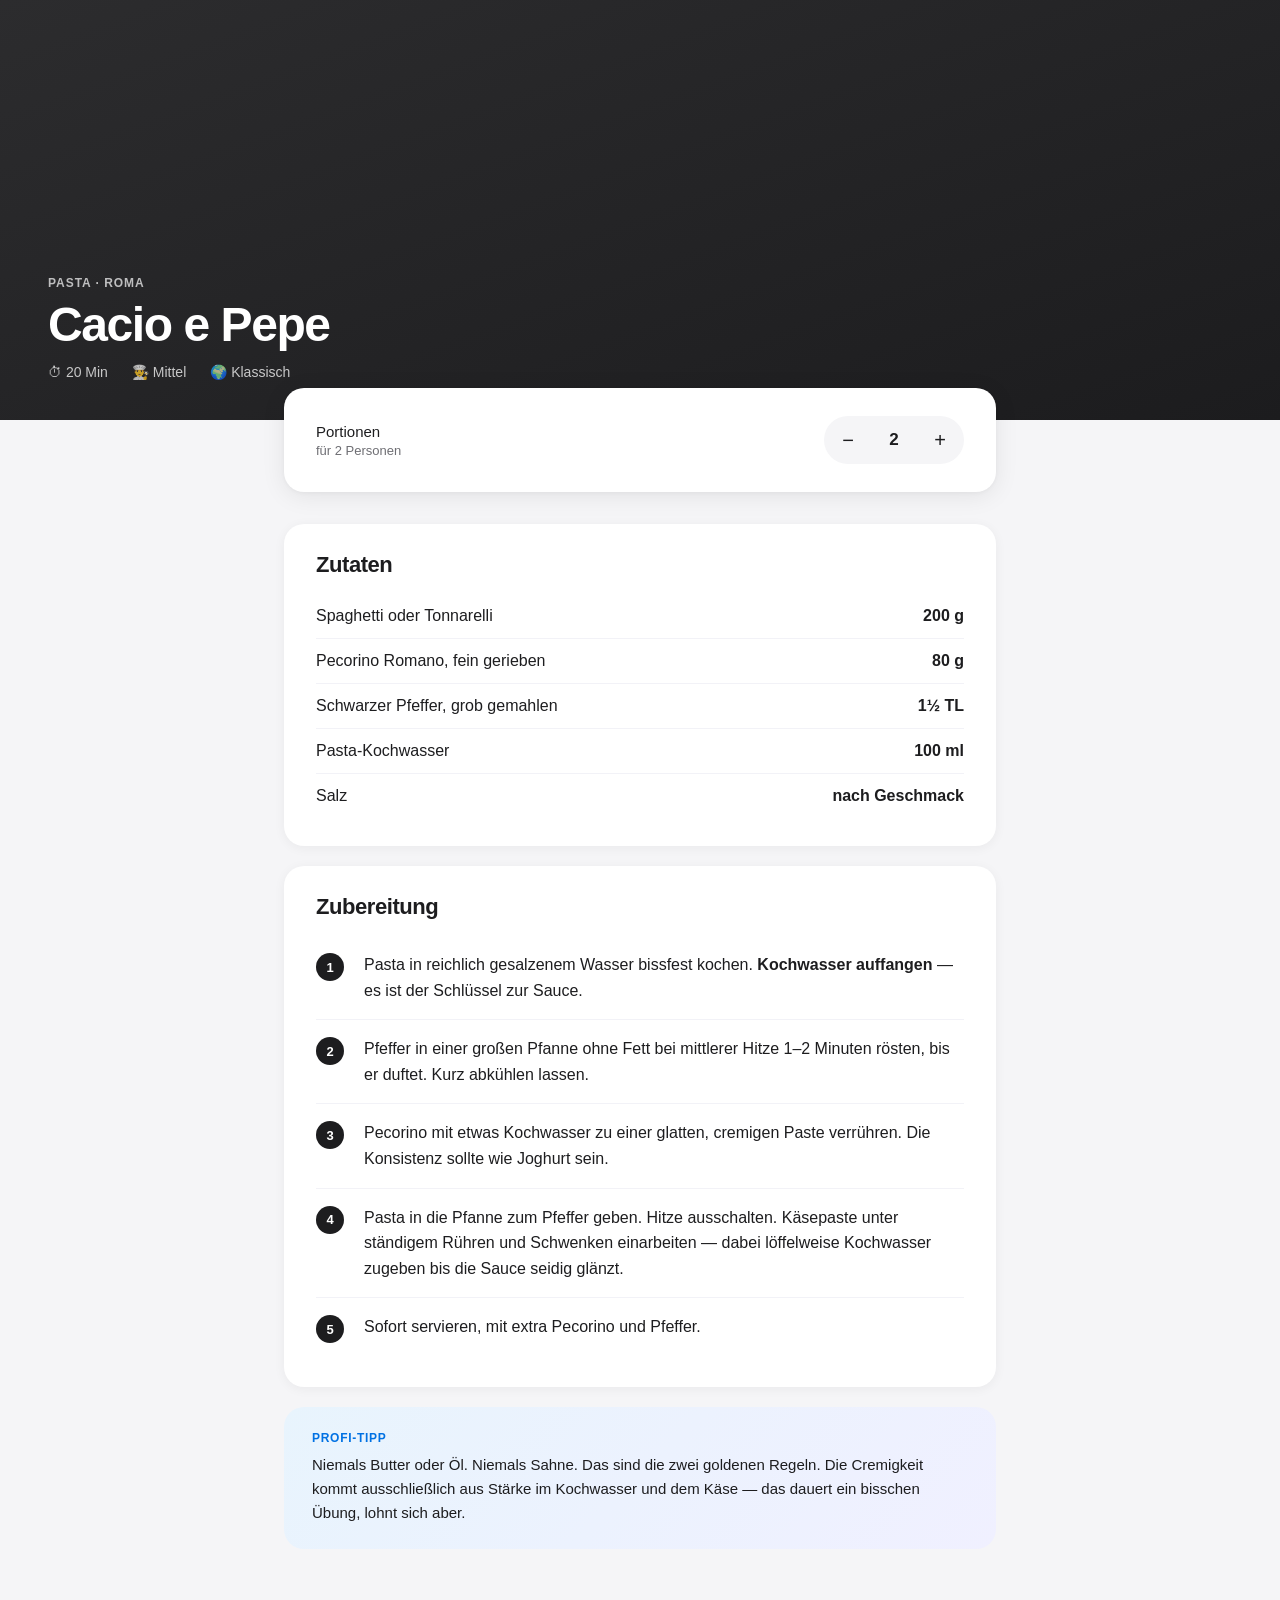
<file: demo-portion-scaler.html>
<!DOCTYPE html>
<html lang="de">
<head>
<meta charset="UTF-8">
<meta name="viewport" content="width=device-width, initial-scale=1.0">
<title>Cacio e Pepe</title>
<style>
  * { margin: 0; padding: 0; box-sizing: border-box; }

  body {
    font-family: -apple-system, BlinkMacSystemFont, "SF Pro Text", "Helvetica Neue", sans-serif;
    background: #f5f5f7;
    color: #1d1d1f;
    min-height: 100vh;
  }

  .hero {
    width: 100%;
    height: 420px;
    background: linear-gradient(160deg, #2c2c2e 0%, #1c1c1e 100%);
    position: relative;
    overflow: hidden;
    display: flex;
    align-items: flex-end;
  }

  .hero-img {
    position: absolute;
    inset: 0;
    background-image: url('https://images.unsplash.com/photo-1612874742237-6526221588e3?w=1200&q=80');
    background-size: cover;
    background-position: center;
    opacity: 0.6;
  }

  .hero-content {
    position: relative;
    padding: 40px 48px;
    color: white;
  }

  .category {
    font-size: 12px;
    font-weight: 600;
    letter-spacing: 0.08em;
    text-transform: uppercase;
    color: rgba(255,255,255,0.7);
    margin-bottom: 10px;
  }

  .hero h1 {
    font-size: 48px;
    font-weight: 700;
    letter-spacing: -0.03em;
    line-height: 1.05;
    margin-bottom: 14px;
  }

  .hero-meta {
    display: flex;
    gap: 24px;
    font-size: 14px;
    color: rgba(255,255,255,0.75);
  }

  .hero-meta span { display: flex; align-items: center; gap: 6px; }

  .container {
    max-width: 760px;
    margin: 0 auto;
    padding: 0 24px 80px;
  }

  /* Serving Scaler */
  .scaler-card {
    background: white;
    border-radius: 20px;
    padding: 28px 32px;
    margin: -32px 0 32px;
    position: relative;
    box-shadow: 0 4px 24px rgba(0,0,0,0.08), 0 1px 4px rgba(0,0,0,0.04);
    display: flex;
    align-items: center;
    justify-content: space-between;
  }

  .scaler-label {
    font-size: 15px;
    font-weight: 500;
    color: #1d1d1f;
  }

  .scaler-sub {
    font-size: 13px;
    color: #6e6e73;
    margin-top: 3px;
  }

  .scaler-control {
    display: flex;
    align-items: center;
    gap: 0;
    background: #f5f5f7;
    border-radius: 50px;
    padding: 4px;
  }

  .scaler-btn {
    width: 40px;
    height: 40px;
    border: none;
    background: none;
    border-radius: 50%;
    font-size: 20px;
    cursor: pointer;
    color: #1d1d1f;
    display: flex;
    align-items: center;
    justify-content: center;
    transition: background 0.15s;
    user-select: none;
  }

  .scaler-btn:hover { background: rgba(0,0,0,0.06); }
  .scaler-btn:active { background: rgba(0,0,0,0.12); }

  .scaler-btn:disabled { opacity: 0.3; cursor: default; }
  .scaler-btn:disabled:hover { background: none; }

  .scaler-value {
    min-width: 52px;
    text-align: center;
    font-size: 17px;
    font-weight: 600;
    color: #1d1d1f;
    letter-spacing: -0.01em;
  }

  /* Sections */
  .section-title {
    font-size: 22px;
    font-weight: 700;
    letter-spacing: -0.02em;
    margin-bottom: 16px;
    color: #1d1d1f;
  }

  /* Ingredients */
  .ingredients-card {
    background: white;
    border-radius: 20px;
    padding: 28px 32px;
    margin-bottom: 20px;
    box-shadow: 0 2px 12px rgba(0,0,0,0.05);
  }

  .ingredient-list {
    list-style: none;
    display: flex;
    flex-direction: column;
    gap: 0;
  }

  .ingredient-item {
    display: flex;
    align-items: baseline;
    justify-content: space-between;
    padding: 13px 0;
    border-bottom: 1px solid #f2f2f7;
  }

  .ingredient-item:last-child { border-bottom: none; }

  .ingredient-name {
    font-size: 16px;
    color: #1d1d1f;
  }

  .ingredient-amount {
    font-size: 16px;
    font-weight: 600;
    color: #1d1d1f;
    transition: all 0.25s cubic-bezier(0.34, 1.56, 0.64, 1);
  }

  .ingredient-amount.changed {
    color: #0071e3;
    transform: scale(1.08);
  }

  /* Steps */
  .steps-card {
    background: white;
    border-radius: 20px;
    padding: 28px 32px;
    margin-bottom: 20px;
    box-shadow: 0 2px 12px rgba(0,0,0,0.05);
  }

  .step {
    display: flex;
    gap: 20px;
    padding: 16px 0;
    border-bottom: 1px solid #f2f2f7;
  }

  .step:last-child { border-bottom: none; }

  .step-number {
    width: 28px;
    height: 28px;
    border-radius: 50%;
    background: #1d1d1f;
    color: white;
    font-size: 13px;
    font-weight: 600;
    display: flex;
    align-items: center;
    justify-content: center;
    flex-shrink: 0;
    margin-top: 1px;
  }

  .step-text {
    font-size: 16px;
    line-height: 1.6;
    color: #1d1d1f;
  }

  /* Tip */
  .tip-card {
    background: linear-gradient(135deg, #e8f4fd 0%, #f0f0ff 100%);
    border-radius: 20px;
    padding: 24px 28px;
    margin-bottom: 20px;
  }

  .tip-card .tip-label {
    font-size: 12px;
    font-weight: 700;
    letter-spacing: 0.06em;
    text-transform: uppercase;
    color: #0071e3;
    margin-bottom: 8px;
  }

  .tip-card p {
    font-size: 15px;
    line-height: 1.6;
    color: #1d1d1f;
  }

  /* Animate number change */
  @keyframes pop {
    0% { transform: scale(1); }
    40% { transform: scale(1.15); }
    100% { transform: scale(1); }
  }

  .pop { animation: pop 0.3s cubic-bezier(0.34, 1.56, 0.64, 1); }
</style>
</head>
<body>

<div class="hero">
  <div class="hero-img"></div>
  <div class="hero-content">
    <div class="category">Pasta · Roma</div>
    <h1>Cacio e Pepe</h1>
    <div class="hero-meta">
      <span>⏱ 20 Min</span>
      <span>👨‍🍳 Mittel</span>
      <span>🌍 Klassisch</span>
    </div>
  </div>
</div>

<div class="container">

  <div class="scaler-card">
    <div>
      <div class="scaler-label">Portionen</div>
      <div class="scaler-sub" id="portion-sub">für 2 Personen</div>
    </div>
    <div class="scaler-control">
      <button class="scaler-btn" id="btn-minus" onclick="changePortions(-1)">−</button>
      <div class="scaler-value" id="portion-display">2</div>
      <button class="scaler-btn" id="btn-plus" onclick="changePortions(1)">+</button>
    </div>
  </div>

  <div class="ingredients-card">
    <div class="section-title">Zutaten</div>
    <ul class="ingredient-list" id="ingredient-list">
      <li class="ingredient-item">
        <span class="ingredient-name">Spaghetti oder Tonnarelli</span>
        <span class="ingredient-amount" data-base="200" data-unit="g"></span>
      </li>
      <li class="ingredient-item">
        <span class="ingredient-name">Pecorino Romano, fein gerieben</span>
        <span class="ingredient-amount" data-base="80" data-unit="g"></span>
      </li>
      <li class="ingredient-item">
        <span class="ingredient-name">Schwarzer Pfeffer, grob gemahlen</span>
        <span class="ingredient-amount" data-base="1.5" data-unit="TL"></span>
      </li>
      <li class="ingredient-item">
        <span class="ingredient-name">Pasta-Kochwasser</span>
        <span class="ingredient-amount" data-base="100" data-unit="ml"></span>
      </li>
      <li class="ingredient-item">
        <span class="ingredient-name">Salz</span>
        <span class="ingredient-amount" data-base="0" data-unit="nach Geschmack"></span>
      </li>
    </ul>
  </div>

  <div class="steps-card">
    <div class="section-title">Zubereitung</div>

    <div class="step">
      <div class="step-number">1</div>
      <div class="step-text">Pasta in reichlich gesalzenem Wasser bissfest kochen. <strong>Kochwasser auffangen</strong> — es ist der Schlüssel zur Sauce.</div>
    </div>
    <div class="step">
      <div class="step-number">2</div>
      <div class="step-text">Pfeffer in einer großen Pfanne ohne Fett bei mittlerer Hitze 1–2 Minuten rösten, bis er duftet. Kurz abkühlen lassen.</div>
    </div>
    <div class="step">
      <div class="step-number">3</div>
      <div class="step-text">Pecorino mit etwas Kochwasser zu einer glatten, cremigen Paste verrühren. Die Konsistenz sollte wie Joghurt sein.</div>
    </div>
    <div class="step">
      <div class="step-number">4</div>
      <div class="step-text">Pasta in die Pfanne zum Pfeffer geben. Hitze ausschalten. Käsepaste unter ständigem Rühren und Schwenken einarbeiten — dabei löffelweise Kochwasser zugeben bis die Sauce seidig glänzt.</div>
    </div>
    <div class="step">
      <div class="step-number">5</div>
      <div class="step-text">Sofort servieren, mit extra Pecorino und Pfeffer.</div>
    </div>
  </div>

  <div class="tip-card">
    <div class="tip-label">Profi-Tipp</div>
    <p>Niemals Butter oder Öl. Niemals Sahne. Das sind die zwei goldenen Regeln. Die Cremigkeit kommt ausschließlich aus Stärke im Kochwasser und dem Käse — das dauert ein bisschen Übung, lohnt sich aber.</p>
  </div>

</div>

<script>
  let portions = 2;
  const BASE_PORTIONS = 2;

  function formatAmount(value, unit) {
    if (unit === 'nach Geschmack') return 'nach Geschmack';

    // Runden auf sinnvolle Werte
    if (unit === 'TL' || unit === 'EL') {
      const rounded = Math.round(value * 4) / 4;
      const fractions = { 0.25: '¼', 0.5: '½', 0.75: '¾' };
      const whole = Math.floor(rounded);
      const frac = rounded - whole;
      const fracStr = fractions[frac] || '';
      const wholeStr = whole > 0 ? whole : '';
      return `${wholeStr}${fracStr} ${unit}`.trim();
    }

    if (value >= 100) return `${Math.round(value / 10) * 10} ${unit}`;
    if (value >= 10) return `${Math.round(value)} ${unit}`;
    return `${Math.round(value * 10) / 10} ${unit}`;
  }

  function changePortions(delta) {
    const newVal = portions + delta;
    if (newVal < 1 || newVal > 12) return;
    portions = newVal;
    updateUI();
  }

  function updateUI() {
    // Buttons
    document.getElementById('btn-minus').disabled = portions <= 1;
    document.getElementById('btn-plus').disabled = portions >= 12;

    // Anzeige
    document.getElementById('portion-display').textContent = portions;
    document.getElementById('portion-sub').textContent =
      portions === 1 ? 'für 1 Person' : `für ${portions} Personen`;

    // Zutaten aktualisieren
    const factor = portions / BASE_PORTIONS;
    document.querySelectorAll('.ingredient-amount').forEach(el => {
      const base = parseFloat(el.dataset.base);
      const unit = el.dataset.unit;
      const newText = formatAmount(base * factor, unit);

      if (el.textContent !== newText) {
        el.textContent = newText;
        el.classList.remove('pop');
        void el.offsetWidth; // reflow
        el.classList.add('pop');
      }
    });
  }

  // Init
  updateUI();
</script>
</body>
</html>
</file>
<file: style.css>
/* ── cucina italiana ── */
:root {
  --red: #e8472e;
  --red-dark: #c93820;
  --text: #1d1d1f;
  --text-mid: #6e6e73;
  --text-light: #aeaeb2;
  --bg: #f5f5f7;
  --card: #fff;
  --border: #e5e5ea;
  --blue: #0071e3;
  --green: #34c759;
  --teal: #30b0c7;
  --purple: #bf5af2;
  --orange: #ff9f0a;
  --pink: #ff375f;
  --radius: 12px;
  --radius-lg: 20px;
}

* { margin: 0; padding: 0; box-sizing: border-box; }

body {
  font-family: -apple-system, BlinkMacSystemFont, "SF Pro Text", "Helvetica Neue", sans-serif;
  background: var(--bg);
  color: var(--text);
  min-height: 100vh;
}

/* ── Skip Nav (accessibility) ── */
.skip-nav {
  position: absolute;
  top: -100%;
  left: 16px;
  z-index: 999;
  background: var(--blue);
  color: #fff;
  padding: 8px 16px;
  border-radius: var(--radius);
  font-size: 14px;
  font-weight: 600;
  text-decoration: none;
}
.skip-nav:focus { top: 8px; }

/* ── Nav ── */
nav {
  position: sticky;
  top: 0;
  z-index: 100;
  background: rgba(245, 245, 247, 0.88);
  backdrop-filter: saturate(180%) blur(20px);
  border-bottom: 1px solid rgba(0, 0, 0, 0.06);
  padding: 0 32px;
  height: 52px;
  display: flex;
  align-items: center;
  justify-content: space-between;
}
.logo { font-size: 17px; font-weight: 700; letter-spacing: -0.03em; }
.logo span { color: var(--red); }

/* ── Language Switcher ── */
.lang-switch {
  display: flex;
  gap: 2px;
  background: rgba(0, 0, 0, 0.04);
  border-radius: 8px;
  padding: 2px;
}
.lang-btn {
  padding: 4px 10px;
  border: none;
  background: none;
  border-radius: 6px;
  font-size: 12px;
  font-weight: 600;
  cursor: pointer;
  font-family: inherit;
  color: var(--text-mid);
  transition: all 0.15s;
}
.lang-btn.active {
  background: var(--card);
  color: var(--text);
  box-shadow: 0 1px 3px rgba(0, 0, 0, 0.1);
}
.lang-btn:hover:not(.active) { color: var(--text); }

/* ── Hero ── */
.hero {
  padding: 48px 32px 32px;
  max-width: 860px;
  margin: 0 auto;
}
.hero h1 {
  font-size: 48px;
  font-weight: 700;
  letter-spacing: -0.04em;
  line-height: 1.05;
  margin-bottom: 10px;
}
.hero h1 em { font-style: normal; color: var(--red); }
.hero p { font-size: 17px; color: var(--text-mid); }

/* ── Main ── */
.main {
  max-width: 860px;
  margin: 0 auto;
  padding: 0 32px 80px;
}

/* ── Search Card ── */
.scard {
  background: var(--card);
  border-radius: var(--radius-lg);
  padding: 24px 28px;
  margin-bottom: 24px;
  box-shadow: 0 4px 24px rgba(0, 0, 0, 0.07);
}
.slabel {
  font-size: 12px;
  font-weight: 600;
  color: var(--text-mid);
  letter-spacing: 0.05em;
  text-transform: uppercase;
  margin-bottom: 12px;
}
.irow { display: flex; gap: 10px; margin-bottom: 14px; }

.iinput {
  flex: 1;
  height: 44px;
  border: 1.5px solid var(--border);
  border-radius: var(--radius);
  padding: 0 16px;
  font-size: 16px;
  font-family: inherit;
  background: var(--bg);
  outline: none;
  transition: border-color 0.15s, background 0.15s;
}
.iinput:focus { border-color: var(--blue); background: #fff; }

.abtn {
  height: 44px;
  padding: 0 20px;
  background: var(--text);
  color: #fff;
  border: none;
  border-radius: var(--radius);
  font-size: 15px;
  font-weight: 600;
  cursor: pointer;
  font-family: inherit;
}
.abtn:hover { background: #3a3a3c; }

/* ── Tags ── */
.tags {
  display: flex;
  flex-wrap: wrap;
  gap: 8px;
  min-height: 28px;
}
.tag {
  display: inline-flex;
  align-items: center;
  gap: 6px;
  background: #e8f4fd;
  color: var(--blue);
  font-size: 14px;
  font-weight: 500;
  padding: 5px 12px 5px 14px;
  border-radius: 50px;
  animation: tagIn 0.2s cubic-bezier(0.34, 1.56, 0.64, 1);
}
@keyframes tagIn {
  from { transform: scale(0.7); opacity: 0; }
  to { transform: scale(1); opacity: 1; }
}
.tagx {
  width: 18px;
  height: 18px;
  border-radius: 50%;
  background: rgba(0, 113, 227, 0.15);
  color: var(--blue);
  border: none;
  cursor: pointer;
  font-size: 12px;
  display: flex;
  align-items: center;
  justify-content: center;
  font-family: inherit;
}
.tagx:hover { background: rgba(0, 113, 227, 0.28); }

/* ── Match Button ── */
.mbtn {
  width: 100%;
  height: 50px;
  margin-top: 16px;
  background: linear-gradient(135deg, var(--red), var(--red-dark));
  color: #fff;
  border: none;
  border-radius: 14px;
  font-size: 16px;
  font-weight: 600;
  cursor: pointer;
  font-family: inherit;
}
.mbtn:hover { opacity: 0.9; }

/* ── Filter Groups ── */
.fg { margin-bottom: 24px; }
.ft {
  font-size: 18px;
  font-weight: 700;
  letter-spacing: -0.02em;
  margin-bottom: 12px;
}
.chips { display: flex; flex-wrap: wrap; gap: 8px; }

.chip {
  display: inline-flex;
  align-items: center;
  gap: 6px;
  padding: 9px 16px;
  border-radius: 50px;
  border: 1.5px solid var(--border);
  background: var(--card);
  font-size: 14px;
  font-weight: 500;
  cursor: pointer;
  transition: all 0.16s;
  user-select: none;
  white-space: nowrap;
}
.chip:hover { border-color: #bbb; }
.chip:focus-visible {
  outline: 2px solid var(--blue);
  outline-offset: 2px;
}
.chip.active { color: #fff; }
.chip.cat.active { background: var(--red); border-color: var(--red); }
.chip.diff.active { background: var(--text); border-color: var(--text); }
.chip.time.active { background: var(--teal); border-color: var(--teal); }
.chip.mood.active { background: var(--purple); border-color: var(--purple); }
.chip.occ.active { background: var(--orange); border-color: var(--orange); }
.chip.prot.active { background: var(--green); border-color: var(--green); }
.chip.mine.active { background: var(--pink); border-color: var(--pink); }

/* ── FAB ── */
.fab {
  position: fixed;
  bottom: 32px;
  right: 32px;
  width: 56px;
  height: 56px;
  border-radius: 50%;
  background: var(--red);
  color: #fff;
  border: none;
  font-size: 24px;
  cursor: pointer;
  box-shadow: 0 4px 16px rgba(232, 71, 46, 0.4);
  z-index: 150;
  transition: transform 0.2s, box-shadow 0.2s;
  display: flex;
  align-items: center;
  justify-content: center;
}
.fab:hover {
  transform: scale(1.08);
  box-shadow: 0 6px 24px rgba(232, 71, 46, 0.5);
}

/* ── Results Bar ── */
.rbar {
  display: flex;
  align-items: baseline;
  justify-content: space-between;
  margin-bottom: 16px;
}
.rtitle { font-size: 18px; font-weight: 700; letter-spacing: -0.02em; }
.rcount { font-size: 13px; color: var(--text-mid); }

/* ── Recipe Grid ── */
.grid {
  display: grid;
  grid-template-columns: repeat(auto-fill, minmax(260px, 1fr));
  gap: 14px;
}
.card {
  background: var(--card);
  border-radius: 18px;
  overflow: hidden;
  cursor: pointer;
  transition: transform 0.2s, box-shadow 0.2s;
  animation: fadeUp 0.25s ease both;
  box-shadow: 0 2px 10px rgba(0, 0, 0, 0.06);
}
.card:hover {
  transform: translateY(-3px);
  box-shadow: 0 8px 24px rgba(0, 0, 0, 0.1);
}
.card:focus-visible {
  outline: 3px solid var(--blue);
  outline-offset: 2px;
}
@keyframes fadeUp {
  from { opacity: 0; transform: translateY(10px); }
  to { opacity: 1; transform: translateY(0); }
}
.cthumb {
  height: 160px;
  display: flex;
  align-items: center;
  justify-content: center;
  font-size: 44px;
  position: relative;
  overflow: hidden;
}
.cthumb img {
  position: absolute;
  inset: 0;
  width: 100%;
  height: 100%;
  object-fit: cover;
}
.cthumb .efb { position: relative; z-index: 1; }
.cbody { padding: 14px 16px 16px; }
.ccat {
  font-size: 11px;
  font-weight: 600;
  letter-spacing: 0.05em;
  text-transform: uppercase;
  color: var(--text-mid);
  margin-bottom: 6px;
}
.ctitle {
  font-size: 16px;
  font-weight: 700;
  letter-spacing: -0.02em;
  margin-bottom: 2px;
  line-height: 1.2;
}
.cit {
  font-size: 12px;
  color: var(--text-light);
  margin-bottom: 10px;
  font-style: italic;
}
.cmeta { display: flex; gap: 12px; font-size: 12px; color: var(--text-mid); }
.mrow {
  display: flex;
  align-items: center;
  gap: 8px;
  margin-top: 10px;
  padding-top: 10px;
  border-top: 1px solid #f2f2f7;
  font-size: 12px;
  font-weight: 600;
  color: var(--blue);
}
.mbar {
  flex: 1;
  height: 3px;
  background: var(--border);
  border-radius: 2px;
  overflow: hidden;
}
.mfill {
  height: 100%;
  background: linear-gradient(90deg, var(--blue), var(--green));
  border-radius: 2px;
}

/* ── Badges ── */
.badge-cooked {
  display: inline-flex;
  align-items: center;
  gap: 4px;
  font-size: 10px;
  font-weight: 700;
  letter-spacing: 0.04em;
  text-transform: uppercase;
  background: var(--green);
  color: #fff;
  padding: 3px 8px;
  border-radius: 50px;
}
.user-badge {
  display: inline-block;
  font-size: 10px;
  font-weight: 700;
  letter-spacing: 0.04em;
  text-transform: uppercase;
  background: var(--orange);
  color: #fff;
  padding: 2px 7px;
  border-radius: 50px;
  margin-left: 6px;
  vertical-align: middle;
}

/* ── Recipe Detail Modal (overlay) ── */
.overlay {
  position: fixed;
  inset: 0;
  background: rgba(0, 0, 0, 0.45);
  z-index: 200;
  display: none;
  align-items: flex-end;
  justify-content: center;
  backdrop-filter: blur(4px);
}
.overlay.open { display: flex; }

.modal {
  background: var(--card);
  border-radius: 24px 24px 0 0;
  width: 100%;
  max-width: 680px;
  max-height: 92vh;
  overflow-y: auto;
  padding: 0 0 48px;
  animation: slideUp 0.3s cubic-bezier(0.34, 1.2, 0.64, 1);
}
@keyframes slideUp {
  from { transform: translateY(100%); }
  to { transform: translateY(0); }
}
.mhandle {
  width: 36px;
  height: 4px;
  background: var(--border);
  border-radius: 2px;
  margin: 12px auto 0;
}
.mthumb {
  height: 260px;
  display: flex;
  align-items: center;
  justify-content: center;
  font-size: 72px;
  position: relative;
  overflow: hidden;
  background: var(--bg);
}
.mthumb img {
  position: absolute;
  inset: 0;
  width: 100%;
  height: 100%;
  object-fit: cover;
}
.mthumb .efb { position: relative; z-index: 1; }
.photo-btn {
  position: absolute;
  bottom: 12px;
  right: 12px;
  z-index: 10;
  background: rgba(0, 0, 0, 0.55);
  color: #fff;
  border: none;
  border-radius: 50px;
  padding: 7px 14px;
  font-size: 13px;
  font-weight: 600;
  cursor: pointer;
  backdrop-filter: blur(4px);
  font-family: inherit;
}
.photo-btn:hover { background: rgba(0, 0, 0, 0.75); }

.mbody { padding: 0 28px; }
.mcat {
  font-size: 12px;
  font-weight: 600;
  letter-spacing: 0.05em;
  text-transform: uppercase;
  color: var(--text-mid);
  margin-bottom: 6px;
}
.mtitle {
  font-size: 30px;
  font-weight: 700;
  letter-spacing: -0.03em;
  margin-bottom: 4px;
}
.mit {
  font-size: 15px;
  color: var(--text-light);
  font-style: italic;
  margin-bottom: 16px;
}
.mmeta {
  display: flex;
  gap: 20px;
  font-size: 14px;
  color: var(--text-mid);
  margin-bottom: 24px;
  flex-wrap: wrap;
}

/* ── Portion Scaler ── */
.scaler {
  background: var(--bg);
  border-radius: 16px;
  padding: 16px 20px;
  display: flex;
  align-items: center;
  justify-content: space-between;
  margin-bottom: 24px;
}
.slbl { font-size: 14px; font-weight: 500; }
.ssub { font-size: 12px; color: var(--text-mid); margin-top: 2px; }
.sctrl {
  display: flex;
  align-items: center;
  background: var(--card);
  border-radius: 50px;
  padding: 3px;
}
.sbtn {
  width: 36px;
  height: 36px;
  border: none;
  background: none;
  border-radius: 50%;
  font-size: 18px;
  cursor: pointer;
  display: flex;
  align-items: center;
  justify-content: center;
  transition: background 0.15s;
}
.sbtn:hover { background: rgba(0, 0, 0, 0.06); }
.sbtn:disabled { opacity: 0.3; cursor: default; }
.sval { min-width: 44px; text-align: center; font-size: 16px; font-weight: 700; }

/* ── Ingredients / Steps ── */
.sh { font-size: 18px; font-weight: 700; letter-spacing: -0.02em; margin-bottom: 12px; }
.ilist { list-style: none; margin-bottom: 24px; }
.ii {
  display: flex;
  justify-content: space-between;
  align-items: baseline;
  padding: 11px 0;
  border-bottom: 1px solid #f2f2f7;
  font-size: 15px;
  gap: 12px;
}
.ii:last-child { border-bottom: none; }
.iamt { font-weight: 600; flex-shrink: 0; }
.ing-text { flex: 1; }
.rewe-price {
  font-size: 12px;
  font-weight: 600;
  color: var(--red);
  background: #fef0ee;
  border-radius: 6px;
  padding: 2px 8px;
  white-space: nowrap;
  flex-shrink: 0;
  text-decoration: none;
  cursor: default;
  transition: background 0.15s, transform 0.15s;
}
a.rewe-price { cursor: pointer; }
a.rewe-price:hover {
  background: #fde0db;
  transform: translateY(-1px);
}
.rewe-price.loading {
  color: var(--text-light);
  background: #f2f2f7;
  min-width: 40px;
}
.step {
  display: flex;
  gap: 16px;
  padding: 14px 0;
  border-bottom: 1px solid #f2f2f7;
}
.step:last-child { border-bottom: none; }
.snum {
  width: 26px;
  height: 26px;
  border-radius: 50%;
  background: var(--text);
  color: #fff;
  font-size: 12px;
  font-weight: 700;
  display: flex;
  align-items: center;
  justify-content: center;
  flex-shrink: 0;
  margin-top: 1px;
}
.stxt { font-size: 15px; line-height: 1.6; }
.tip {
  background: linear-gradient(135deg, #e8f4fd, #f0f0ff);
  border-radius: 16px;
  padding: 18px 20px;
  margin-top: 20px;
}
.tlbl {
  font-size: 11px;
  font-weight: 700;
  letter-spacing: 0.05em;
  text-transform: uppercase;
  color: var(--blue);
  margin-bottom: 6px;
}
.tip p { font-size: 14px; line-height: 1.6; }

/* ── Close Button ── */
.xbtn {
  position: sticky;
  top: 16px;
  float: right;
  margin: 16px 16px 0 0;
  width: 32px;
  height: 32px;
  border-radius: 50%;
  background: rgba(0, 0, 0, 0.06);
  border: none;
  cursor: pointer;
  font-size: 18px;
  display: flex;
  align-items: center;
  justify-content: center;
  z-index: 10;
}
.xbtn:hover { background: rgba(0, 0, 0, 0.12); }

.nores {
  grid-column: 1 / -1;
  text-align: center;
  padding: 48px;
  color: var(--text-mid);
  font-size: 16px;
}

/* ── Cooked / Rating ── */
.stars-row { display: flex; gap: 3px; margin-top: 8px; }
.star {
  font-size: 16px;
  cursor: pointer;
  line-height: 1;
  transition: transform 0.15s;
  user-select: none;
}
.star:hover { transform: scale(1.25); }
.modal-actions {
  display: flex;
  align-items: center;
  gap: 12px;
  margin-bottom: 20px;
  flex-wrap: wrap;
}
.cook-btn {
  display: inline-flex;
  align-items: center;
  gap: 6px;
  padding: 10px 18px;
  border-radius: 50px;
  border: 1.5px solid var(--border);
  background: var(--card);
  font-size: 14px;
  font-weight: 600;
  cursor: pointer;
  font-family: inherit;
  transition: all 0.18s;
}
.cook-btn.done { background: var(--green); border-color: var(--green); color: #fff; }
.cook-btn:hover:not(.done) { border-color: var(--green); color: var(--green); }
.modal-stars { display: flex; gap: 6px; align-items: center; }
.modal-star {
  font-size: 26px;
  cursor: pointer;
  transition: transform 0.15s;
  user-select: none;
  line-height: 1;
}
.modal-star:hover { transform: scale(1.2); }

/* ── Add Recipe Modal ── */
.aoverlay {
  position: fixed;
  inset: 0;
  background: rgba(0, 0, 0, 0.5);
  z-index: 300;
  display: none;
  align-items: center;
  justify-content: center;
  backdrop-filter: blur(4px);
  padding: 20px;
}
.aoverlay.open { display: flex; }
.amodal {
  background: var(--card);
  border-radius: 24px;
  width: 100%;
  max-width: 640px;
  max-height: 90vh;
  overflow-y: auto;
  padding: 32px;
}
.amodal h2 { font-size: 24px; font-weight: 700; letter-spacing: -0.03em; margin-bottom: 8px; }
.amodal .sub { font-size: 14px; color: var(--text-mid); margin-bottom: 24px; }
.tabs {
  display: flex;
  gap: 4px;
  background: var(--bg);
  border-radius: var(--radius);
  padding: 4px;
  margin-bottom: 24px;
}
.tab {
  flex: 1;
  padding: 9px;
  border: none;
  background: none;
  border-radius: 9px;
  font-size: 14px;
  font-weight: 500;
  cursor: pointer;
  font-family: inherit;
  color: var(--text-mid);
  transition: all 0.15s;
}
.tab.on { background: var(--card); color: var(--text); box-shadow: 0 1px 4px rgba(0, 0, 0, 0.1); }

.aform label {
  display: block;
  font-size: 13px;
  font-weight: 600;
  color: var(--text-mid);
  letter-spacing: 0.03em;
  text-transform: uppercase;
  margin-bottom: 6px;
  margin-top: 16px;
}
.aform label:first-child { margin-top: 0; }
.aform input, .aform select, .aform textarea {
  width: 100%;
  border: 1.5px solid var(--border);
  border-radius: var(--radius);
  padding: 10px 14px;
  font-size: 15px;
  font-family: inherit;
  color: var(--text);
  background: var(--bg);
  outline: none;
  transition: border-color 0.15s, background 0.15s;
}
.aform input:focus, .aform select:focus, .aform textarea:focus {
  border-color: var(--blue);
  background: #fff;
}
.aform textarea { resize: vertical; min-height: 100px; line-height: 1.5; }
.aform .row2 { display: grid; grid-template-columns: 1fr 1fr; gap: 12px; }
.aform .row3 { display: grid; grid-template-columns: 1fr 1fr 1fr; gap: 12px; }

.md-drop {
  border: 2px dashed var(--border);
  border-radius: 16px;
  padding: 40px;
  text-align: center;
  cursor: pointer;
  transition: border-color 0.15s, background 0.15s;
}
.md-drop:hover { border-color: var(--blue); background: #f0f7ff; }
.md-drop .icon { font-size: 36px; margin-bottom: 10px; }
.md-drop p { font-size: 15px; color: var(--text-mid); }
.md-preview {
  background: var(--bg);
  border-radius: var(--radius);
  padding: 16px;
  font-size: 13px;
  line-height: 1.6;
  color: var(--text);
  margin-top: 16px;
  max-height: 200px;
  overflow-y: auto;
  white-space: pre-wrap;
  display: none;
}
.abtn-row { display: flex; gap: 12px; margin-top: 24px; }
.save-btn {
  flex: 1;
  height: 50px;
  background: var(--red);
  color: #fff;
  border: none;
  border-radius: 14px;
  font-size: 16px;
  font-weight: 600;
  cursor: pointer;
  font-family: inherit;
  transition: opacity 0.15s;
}
.save-btn:hover { opacity: 0.9; }
.cancel-btn {
  height: 50px;
  padding: 0 24px;
  background: var(--bg);
  color: var(--text);
  border: none;
  border-radius: 14px;
  font-size: 15px;
  font-weight: 500;
  cursor: pointer;
  font-family: inherit;
}

/* ── Responsive ── */
@media (max-width: 640px) {
  nav { padding: 0 16px; }
  .hero { padding: 32px 16px 24px; }
  .hero h1 { font-size: 32px; }
  .main { padding: 0 16px 60px; }
  .scard { padding: 18px 16px; border-radius: 16px; }
  .irow { flex-direction: column; }
  .grid { grid-template-columns: 1fr; }
  .amodal { padding: 20px; border-radius: 16px; }
  .aform .row2, .aform .row3 { grid-template-columns: 1fr; }
  .mbody { padding: 0 16px; }
  .mtitle { font-size: 24px; }
  .fab { bottom: 20px; right: 20px; width: 48px; height: 48px; font-size: 20px; }
  .chips { gap: 6px; }
  .chip { padding: 7px 12px; font-size: 13px; }
}

@media (max-width: 380px) {
  .hero h1 { font-size: 26px; }
  .cthumb { height: 130px; font-size: 36px; }
}

/* ── Print ── */
@media print {
  nav, .scard, .fg, .rbar, .grid, .fab, .aoverlay,
  .photo-btn, .modal-actions, .scaler, .xbtn { display: none !important; }
  .overlay { display: block !important; position: static; background: none; backdrop-filter: none; }
  .modal {
    box-shadow: none;
    max-height: none;
    overflow: visible;
    border-radius: 0;
    animation: none;
  }
  .mthumb { height: 120px; }
}
</file>
